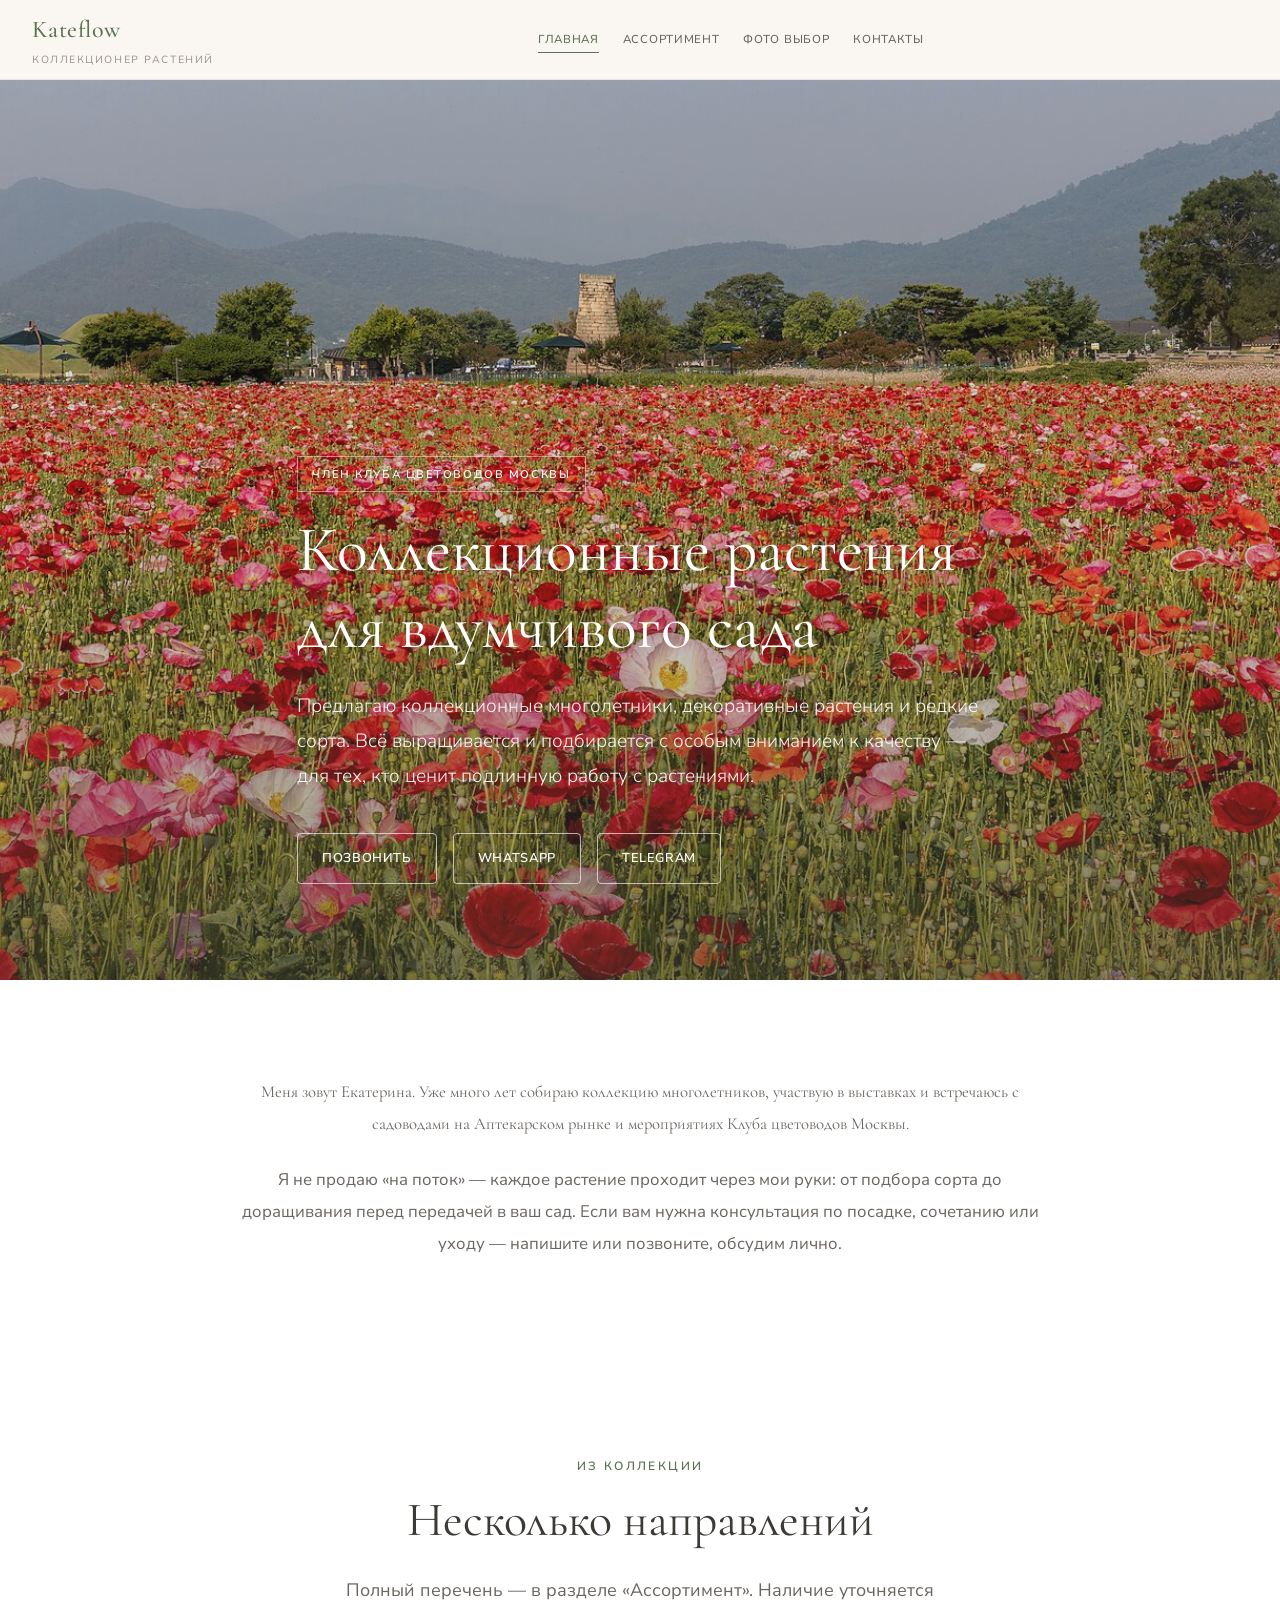
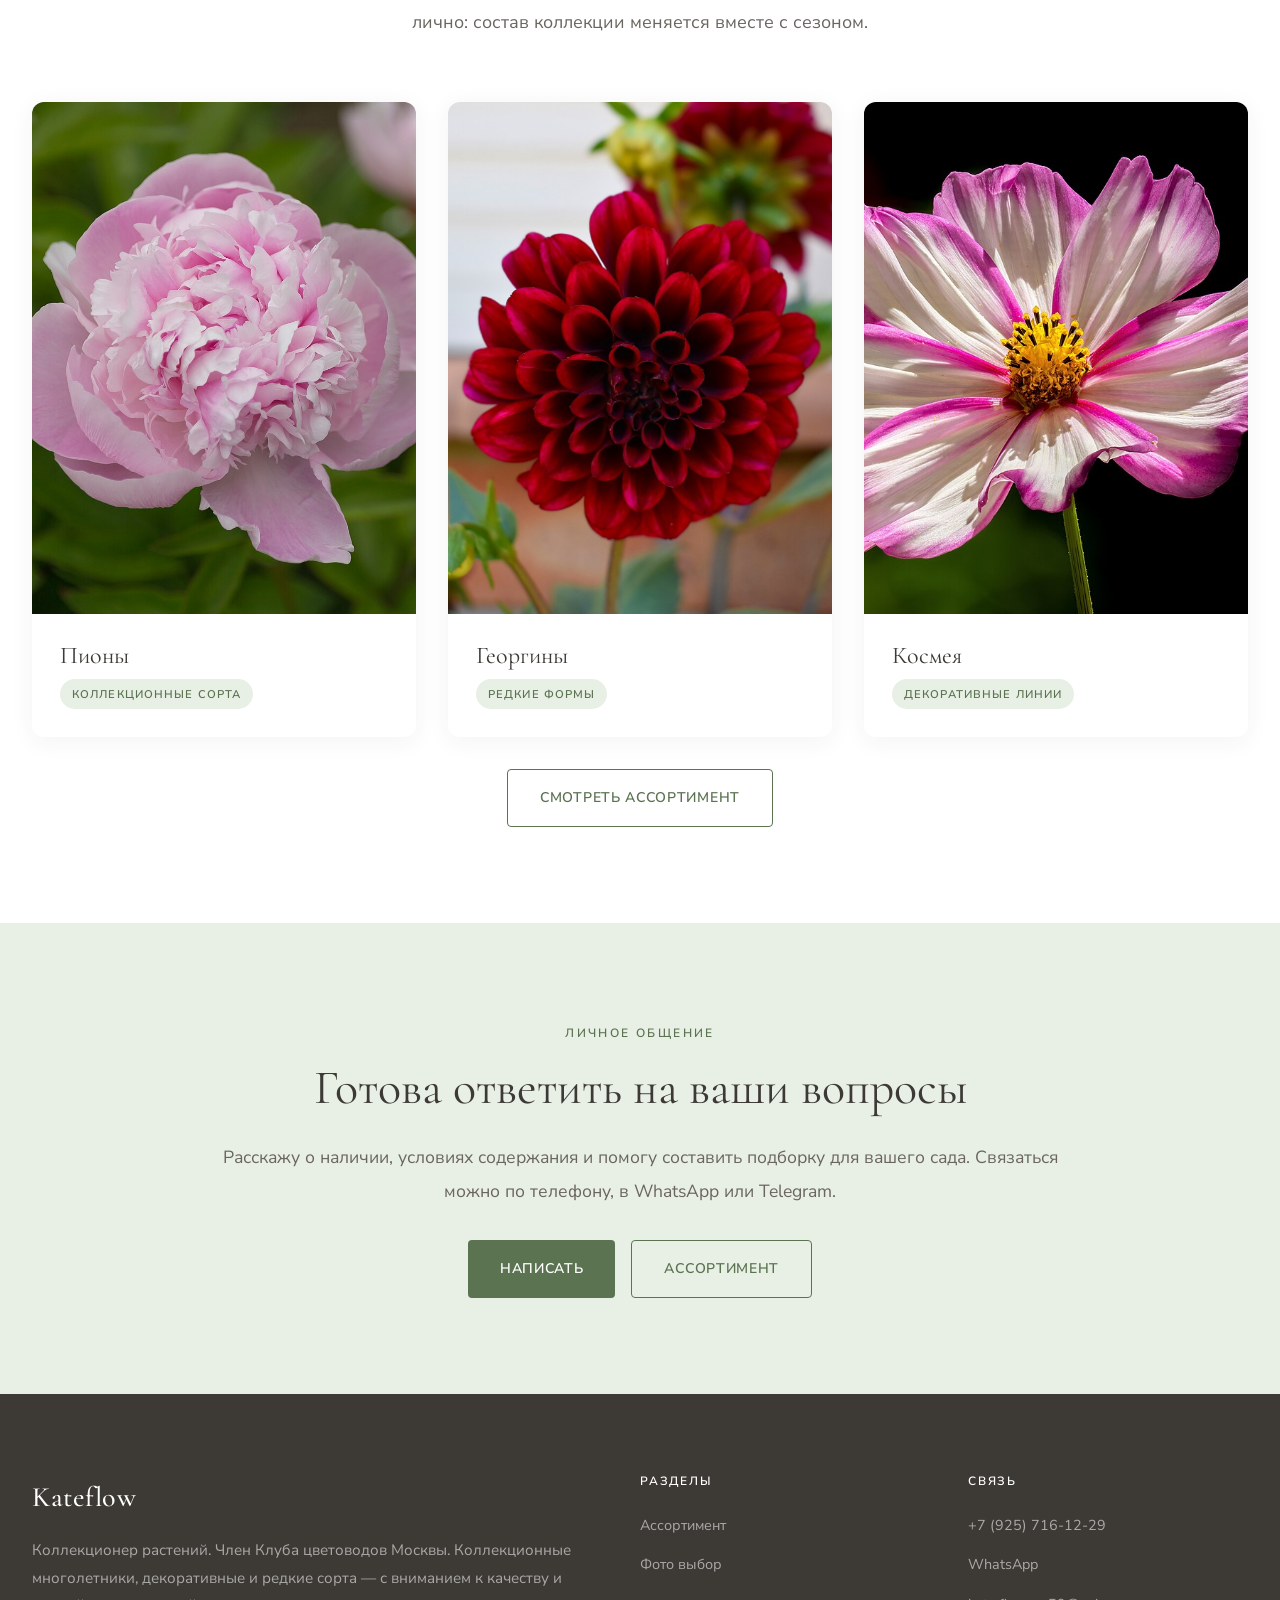
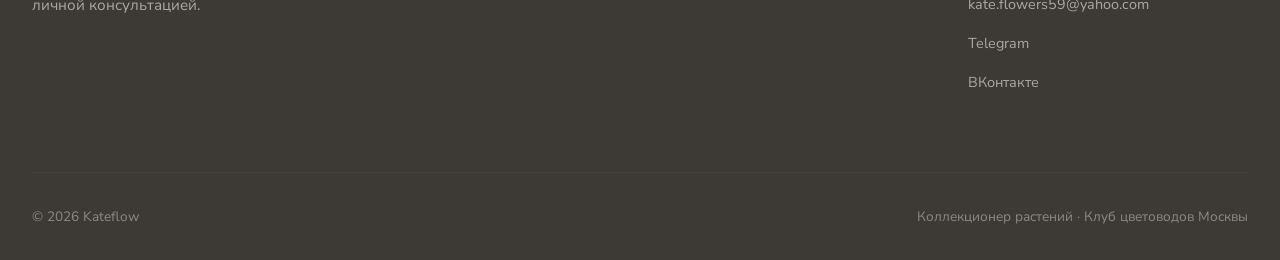
<file: index.html>
<!DOCTYPE html>
<html lang="ru">
<head>
  <meta charset="UTF-8">
  <meta name="viewport" content="width=device-width, initial-scale=1.0, viewport-fit=cover">
  <meta name="theme-color" content="#5c7352">
  <meta name="description" content="Коллекционер растений Kateflow — коллекционные многолетники, декоративные и редкие сорта для сада. Член Клуба цветоводов Москвы.">
  <title>Kateflow — Коллекционер растений</title>
  <link rel="preconnect" href="https://fonts.googleapis.com">
  <link rel="preconnect" href="https://fonts.gstatic.com" crossorigin>
  <link href="https://fonts.googleapis.com/css2?family=Cormorant+Garamond:ital,wght@0,400;0,500;0,600;1,400&family=Nunito+Sans:ital,wght@0,300;0,400;0,600;0,700;1,400&display=swap" rel="stylesheet">
  <link rel="stylesheet" href="css/styles.css">
</head>
<body>

  <header class="header">
    <div class="container header__inner">
      <a href="index.html" class="logo">
        <span class="logo__name">Kateflow</span>
        <span class="logo__tagline">Коллекционер растений</span>
      </a>
      <nav class="nav" aria-label="Навигация">
        <div class="nav__drawer">
          <div class="nav__links">
            <a href="index.html" class="nav__link nav__link--active">Главная</a>
            <a href="assortment.html" class="nav__link">Ассортимент</a>
            <a href="photo-vybor.html" class="nav__link">Фото выбор</a>
            <a href="contact.html" class="nav__link">Контакты</a>
          </div>
          <div class="nav__extras">
            <a href="https://wa.me/79257161229" class="nav__extra nav__extra--wa" target="_blank" rel="noopener">WhatsApp</a>
            <a href="https://t.me/kateflow" class="nav__extra nav__extra--tg" target="_blank" rel="noopener">Telegram</a>
          </div>
        </div>
      </nav>
      <div class="header__actions">
        <button class="burger" aria-label="Меню">
          <span></span><span></span><span></span>
        </button>
      </div>
    </div>
  </header>

  <section class="hero">
    <div class="hero__bg">
      <img src="images/hero.jpg" alt="Коллекция растений на выставке">
      <div class="hero__overlay"></div>
    </div>
    <div class="container hero__content">
      <span class="club-badge">Член Клуба цветоводов Москвы</span>
      <h1 class="hero__title">Коллекционные растения для вдумчивого сада</h1>
      <p class="hero__subtitle">Предлагаю коллекционные многолетники, декоративные растения и редкие сорта. Всё выращивается и подбирается с особым вниманием к качеству — для тех, кто ценит подлинную работу с растениями.</p>
      <div class="btn-group btn-group--hero">
        <a href="tel:+79257161229" class="btn btn--hero">Позвонить</a>
        <a href="https://wa.me/79257161229" class="btn btn--hero" target="_blank" rel="noopener">WhatsApp</a>
        <a href="https://t.me/kateflow" class="btn btn--hero" target="_blank" rel="noopener">Telegram</a>
      </div>
    </div>
  </section>

  <section class="section section--white">
    <div class="container container--narrow">
      <div class="intro-block fade-in">
        <p class="intro-block__lead">Меня зовут Екатерина. Уже много лет собираю коллекцию многолетников, участвую в выставках и встречаюсь с садоводами на Аптекарском рынке и мероприятиях Клуба цветоводов Москвы.</p>
        <p>Я не продаю «на поток» — каждое растение проходит через мои руки: от подбора сорта до доращивания перед передачей в ваш сад. Если вам нужна консультация по посадке, сочетанию или уходу — напишите или позвоните, обсудим лично.</p>
      </div>
    </div>
  </section>

  <section class="section section--white">
    <div class="container">
      <div class="section__header fade-in">
        <span class="section-label">Из коллекции</span>
        <h2 class="section-title">Несколько направлений</h2>
        <p class="section-subtitle">Полный перечень — в разделе «Ассортимент». Наличие уточняется лично: состав коллекции меняется вместе с сезоном.</p>
      </div>
      <div class="grid-3 scroll-row fade-in">
        <article class="card flower-card">
          <div class="card__image">
            <img src="images/piony.jpg" alt="Пионы">
          </div>
          <div class="card__body">
            <h3 class="card__title">Пионы</h3>
            <span class="card__season">Коллекционные сорта</span>
          </div>
        </article>
        <article class="card flower-card">
          <div class="card__image">
            <img src="images/georginy.jpg" alt="Георгины">
          </div>
          <div class="card__body">
            <h3 class="card__title">Георгины</h3>
            <span class="card__season">Редкие формы</span>
          </div>
        </article>
        <article class="card flower-card">
          <div class="card__image">
            <img src="images/kosmeya.jpg" alt="Космея">
          </div>
          <div class="card__body">
            <h3 class="card__title">Космея</h3>
            <span class="card__season">Декоративные линии</span>
          </div>
        </article>
      </div>
      <p class="scroll-hint">Листайте, чтобы увидеть больше</p>
      <div class="section-cta fade-in">
        <a href="assortment.html" class="btn btn--outline-green">Смотреть ассортимент</a>
      </div>
    </div>
  </section>

  <section class="section section--green">
    <div class="container container--narrow" style="text-align: center;">
      <div class="fade-in">
        <span class="section-label">Личное общение</span>
        <h2 class="section-title">Готова ответить на ваши вопросы</h2>
        <p class="section-text">Расскажу о наличии, условиях содержания и помогу составить подборку для вашего сада. Связаться можно по телефону, в WhatsApp или Telegram.</p>
        <div class="btn-group" style="justify-content: center;">
          <a href="contact.html" class="btn btn--primary">Написать</a>
          <a href="assortment.html" class="btn btn--outline-green">Ассортимент</a>
        </div>
      </div>
    </div>
  </section>

  <footer class="footer">
    <div class="container">
      <div class="footer__grid">
        <div class="footer__brand">
          <div class="logo__name">Kateflow</div>
          <p>Коллекционер растений. Член Клуба цветоводов Москвы. Коллекционные многолетники, декоративные и редкие сорта — с вниманием к качеству и личной консультацией.</p>
        </div>
        <div>
          <h4 class="footer__heading">Разделы</h4>
          <ul class="footer__links">
            <li><a href="assortment.html">Ассортимент</a></li>
            <li><a href="photo-vybor.html">Фото выбор</a></li>
          </ul>
        </div>
        <div>
          <h4 class="footer__heading">Связь</h4>
          <ul class="footer__links">
            <li><a href="tel:+79257161229">+7 (925) 716-12-29</a></li>
            <li><a href="https://wa.me/79257161229" target="_blank" rel="noopener">WhatsApp</a></li>
            <li><a href="mailto:kate.flowers59@yahoo.com">kate.flowers59@yahoo.com</a></li>
            <li><a href="https://t.me/kateflow" target="_blank" rel="noopener">Telegram</a></li>
            <li><a href="https://vk.com/kateflow" target="_blank" rel="noopener">ВКонтакте</a></li>
          </ul>
        </div>
      </div>
      <div class="footer__bottom">
        <span>&copy; 2026 Kateflow</span>
        <span>Коллекционер растений · Клуб цветоводов Москвы</span>
      </div>
    </div>
  </footer>

  <script src="js/main.js"></script>
</body>
</html>
</file>
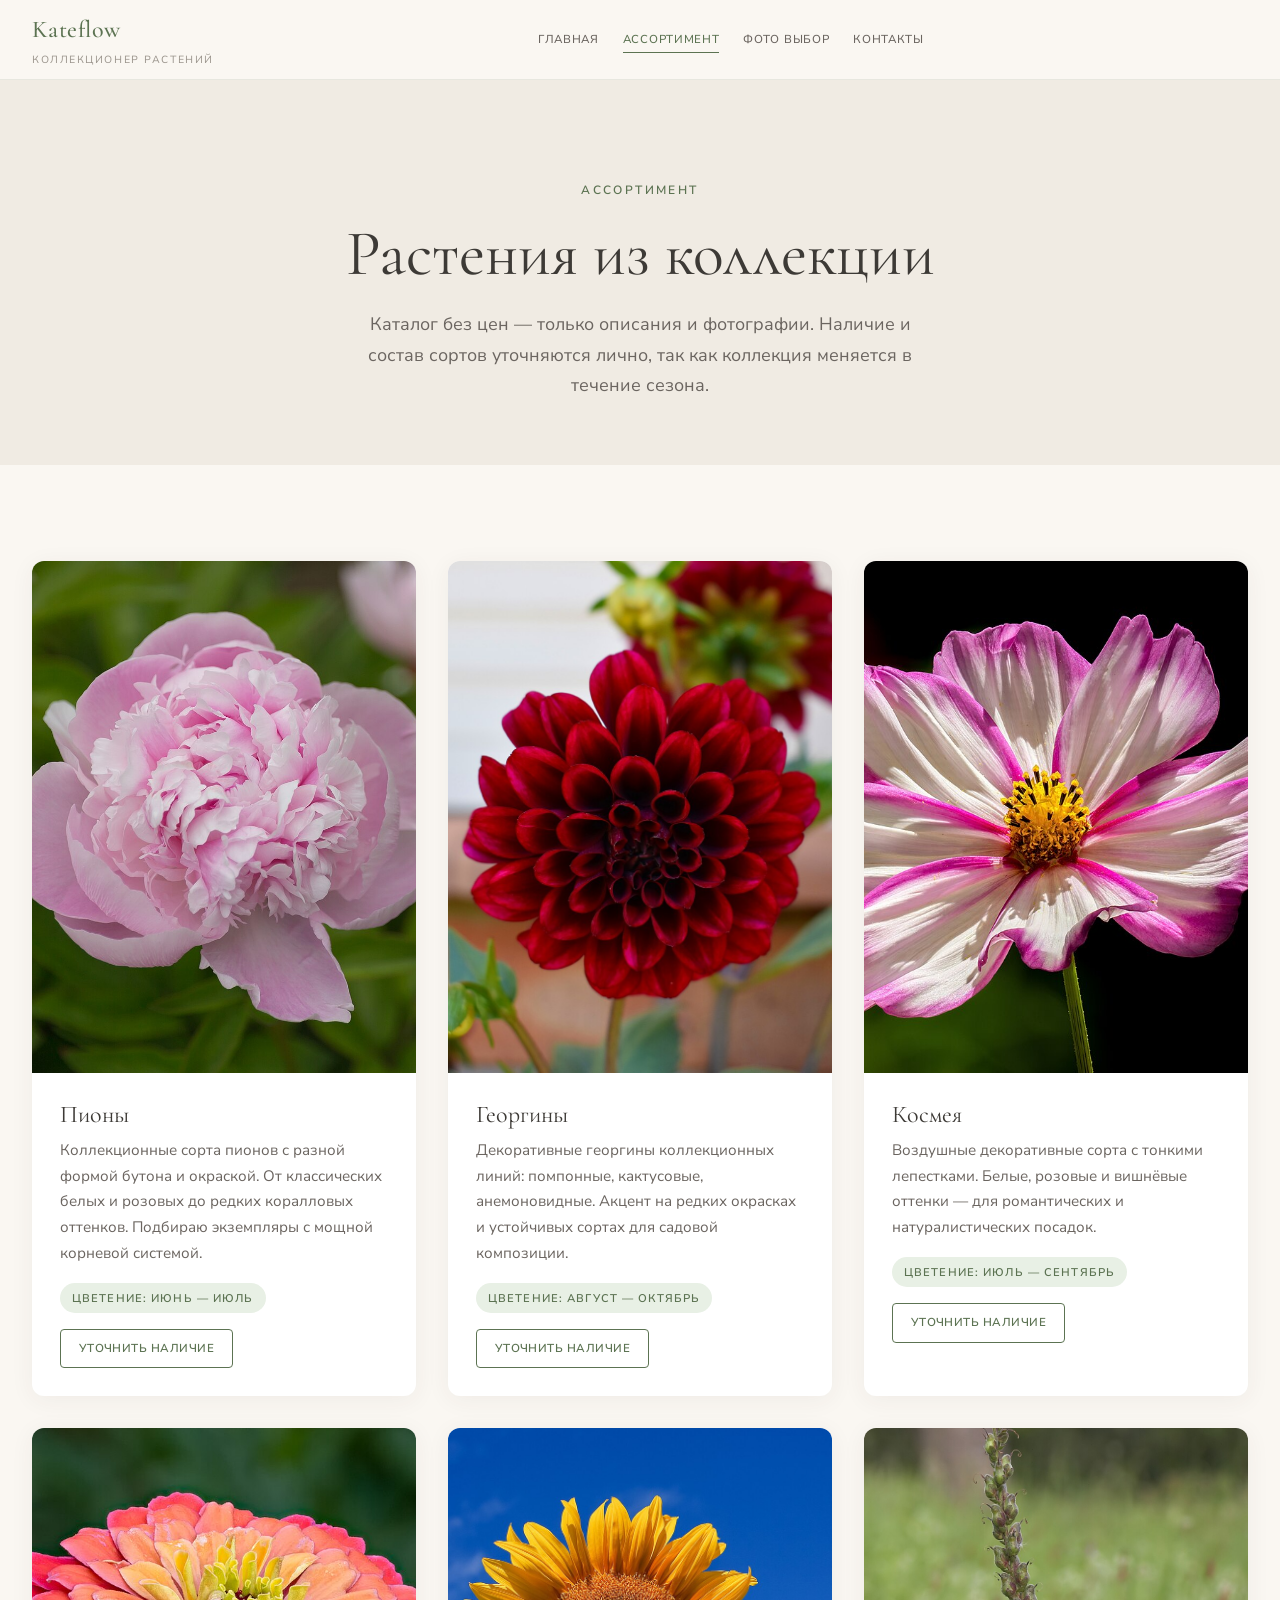
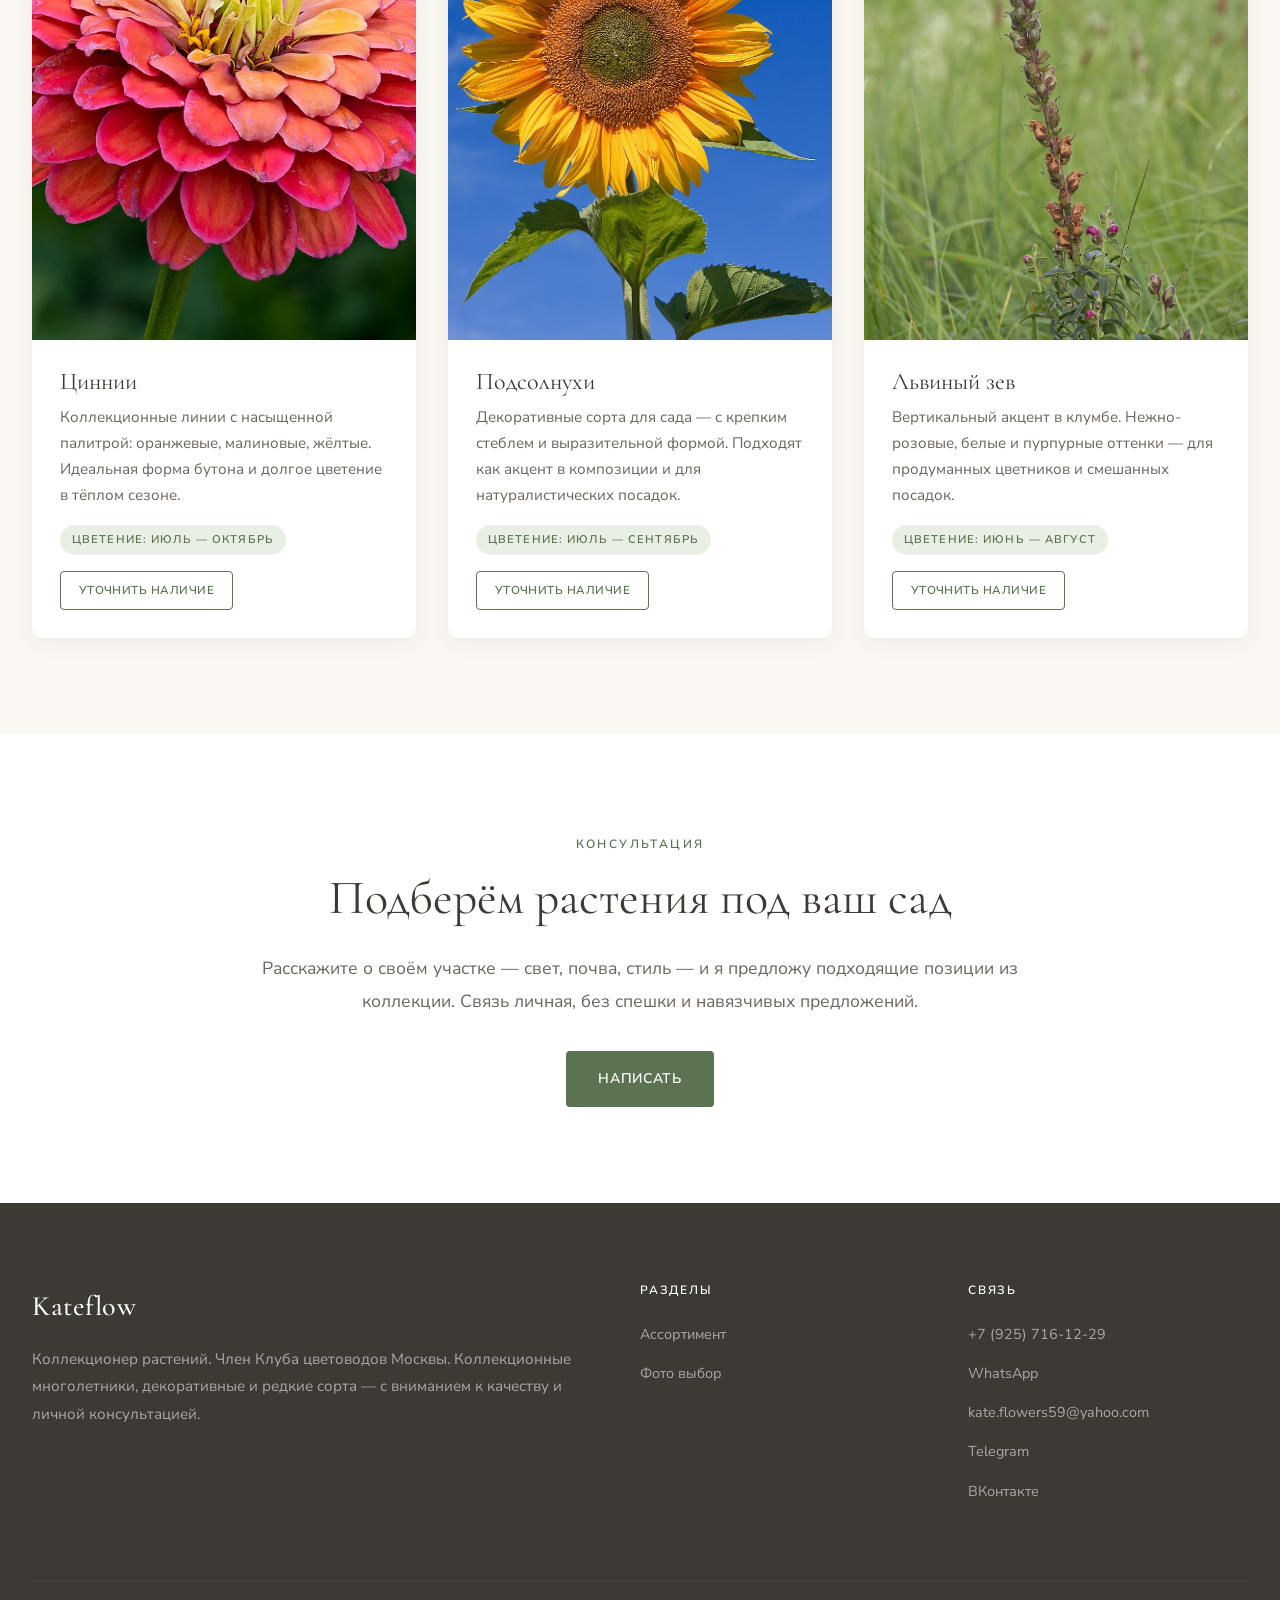
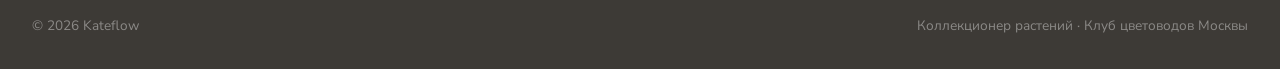
<file: assortment.html>
<!DOCTYPE html>
<html lang="ru">
<head>
  <meta charset="UTF-8">
  <meta name="viewport" content="width=device-width, initial-scale=1.0, viewport-fit=cover">
  <meta name="theme-color" content="#5c7352">
  <meta name="description" content="Ассортимент коллекции Kateflow — коллекционные многолетники и декоративные растения. Наличие уточняется лично.">
  <title>Ассортимент — Kateflow</title>
  <link rel="preconnect" href="https://fonts.googleapis.com">
  <link rel="preconnect" href="https://fonts.gstatic.com" crossorigin>
  <link href="https://fonts.googleapis.com/css2?family=Cormorant+Garamond:ital,wght@0,400;0,500;0,600;1,400&family=Nunito+Sans:ital,wght@0,300;0,400;0,600;0,700;1,400&display=swap" rel="stylesheet">
  <link rel="stylesheet" href="css/styles.css">
</head>
<body>

  <header class="header">
    <div class="container header__inner">
      <a href="index.html" class="logo">
        <span class="logo__name">Kateflow</span>
        <span class="logo__tagline">Коллекционер растений</span>
      </a>
      <nav class="nav" aria-label="Навигация">
        <div class="nav__drawer">
          <div class="nav__links">
            <a href="index.html" class="nav__link">Главная</a>
            <a href="assortment.html" class="nav__link nav__link--active">Ассортимент</a>
            <a href="photo-vybor.html" class="nav__link">Фото выбор</a>
            <a href="contact.html" class="nav__link">Контакты</a>
          </div>
          <div class="nav__extras">
            <a href="https://wa.me/79257161229" class="nav__extra nav__extra--wa" target="_blank" rel="noopener">WhatsApp</a>
            <a href="https://t.me/kateflow" class="nav__extra nav__extra--tg" target="_blank" rel="noopener">Telegram</a>
          </div>
        </div>
      </nav>
      <div class="header__actions">
        <button class="burger" aria-label="Меню">
          <span></span><span></span><span></span>
        </button>
      </div>
    </div>
  </header>

  <section class="page-hero">
    <div class="container">
      <span class="section-label">Ассортимент</span>
      <h1 class="page-hero__title">Растения из коллекции</h1>
      <p class="page-hero__subtitle">Каталог без цен — только описания и фотографии. Наличие и состав сортов уточняются лично, так как коллекция меняется в течение сезона.</p>
    </div>
  </section>

  <section class="section section--cream">
    <div class="container">
      <div class="grid-3">
        <article class="card flower-card fade-in">
          <div class="card__image">
            <img src="images/piony.jpg" alt="Пионы">
          </div>
          <div class="card__body">
            <h3 class="card__title">Пионы</h3>
            <p class="card__text">Коллекционные сорта пионов с разной формой бутона и окраской. От классических белых и розовых до редких коралловых оттенков. Подбираю экземпляры с мощной корневой системой.</p>
            <span class="card__season">Цветение: июнь — июль</span>
            <a href="contact.html#contact-form" class="btn btn--outline-green btn--inquire">Уточнить наличие</a>
          </div>
        </article>

        <article class="card flower-card fade-in">
          <div class="card__image">
            <img src="images/georginy.jpg" alt="Георгины">
          </div>
          <div class="card__body">
            <h3 class="card__title">Георгины</h3>
            <p class="card__text">Декоративные георгины коллекционных линий: помпонные, кактусовые, анемоновидные. Акцент на редких окрасках и устойчивых сортах для садовой композиции.</p>
            <span class="card__season">Цветение: август — октябрь</span>
            <a href="contact.html#contact-form" class="btn btn--outline-green btn--inquire">Уточнить наличие</a>
          </div>
        </article>

        <article class="card flower-card fade-in">
          <div class="card__image">
            <img src="images/kosmeya.jpg" alt="Космея">
          </div>
          <div class="card__body">
            <h3 class="card__title">Космея</h3>
            <p class="card__text">Воздушные декоративные сорта с тонкими лепестками. Белые, розовые и вишнёвые оттенки — для романтических и натуралистических посадок.</p>
            <span class="card__season">Цветение: июль — сентябрь</span>
            <a href="contact.html#contact-form" class="btn btn--outline-green btn--inquire">Уточнить наличие</a>
          </div>
        </article>

        <article class="card flower-card fade-in">
          <div class="card__image">
            <img src="images/tsinnii.jpg" alt="Циннии">
          </div>
          <div class="card__body">
            <h3 class="card__title">Циннии</h3>
            <p class="card__text">Коллекционные линии с насыщенной палитрой: оранжевые, малиновые, жёлтые. Идеальная форма бутона и долгое цветение в тёплом сезоне.</p>
            <span class="card__season">Цветение: июль — октябрь</span>
            <a href="contact.html#contact-form" class="btn btn--outline-green btn--inquire">Уточнить наличие</a>
          </div>
        </article>

        <article class="card flower-card fade-in">
          <div class="card__image">
            <img src="images/podsolnukhi.jpg" alt="Подсолнухи">
          </div>
          <div class="card__body">
            <h3 class="card__title">Подсолнухи</h3>
            <p class="card__text">Декоративные сорта для сада — с крепким стеблем и выразительной формой. Подходят как акцент в композиции и для натуралистических посадок.</p>
            <span class="card__season">Цветение: июль — сентябрь</span>
            <a href="contact.html#contact-form" class="btn btn--outline-green btn--inquire">Уточнить наличие</a>
          </div>
        </article>

        <article class="card flower-card fade-in">
          <div class="card__image">
            <img src="images/lvinyy-zev.jpg" alt="Львиный зев">
          </div>
          <div class="card__body">
            <h3 class="card__title">Львиный зев</h3>
            <p class="card__text">Вертикальный акцент в клумбе. Нежно-розовые, белые и пурпурные оттенки — для продуманных цветников и смешанных посадок.</p>
            <span class="card__season">Цветение: июнь — август</span>
            <a href="contact.html#contact-form" class="btn btn--outline-green btn--inquire">Уточнить наличие</a>
          </div>
        </article>
      </div>
    </div>
  </section>

  <section class="section section--white">
    <div class="container container--narrow" style="text-align: center;">
      <div class="fade-in">
        <span class="section-label">Консультация</span>
        <h2 class="section-title">Подберём растения под ваш сад</h2>
        <p class="section-text">Расскажите о своём участке — свет, почва, стиль — и я предложу подходящие позиции из коллекции. Связь личная, без спешки и навязчивых предложений.</p>
        <a href="contact.html" class="btn btn--primary">Написать</a>
      </div>
    </div>
  </section>

  <footer class="footer">
    <div class="container">
      <div class="footer__grid">
        <div class="footer__brand">
          <div class="logo__name">Kateflow</div>
          <p>Коллекционер растений. Член Клуба цветоводов Москвы. Коллекционные многолетники, декоративные и редкие сорта — с вниманием к качеству и личной консультацией.</p>
        </div>
        <div>
          <h4 class="footer__heading">Разделы</h4>
          <ul class="footer__links">
            <li><a href="assortment.html">Ассортимент</a></li>
            <li><a href="photo-vybor.html">Фото выбор</a></li>
          </ul>
        </div>
        <div>
          <h4 class="footer__heading">Связь</h4>
          <ul class="footer__links">
            <li><a href="tel:+79257161229">+7 (925) 716-12-29</a></li>
            <li><a href="https://wa.me/79257161229" target="_blank" rel="noopener">WhatsApp</a></li>
            <li><a href="mailto:kate.flowers59@yahoo.com">kate.flowers59@yahoo.com</a></li>
            <li><a href="https://t.me/kateflow" target="_blank" rel="noopener">Telegram</a></li>
            <li><a href="https://vk.com/kateflow" target="_blank" rel="noopener">ВКонтакте</a></li>
          </ul>
        </div>
      </div>
      <div class="footer__bottom">
        <span>&copy; 2026 Kateflow</span>
        <span>Коллекционер растений · Клуб цветоводов Москвы</span>
      </div>
    </div>
  </footer>

  <script src="js/main.js"></script>
</body>
</html>
</file>
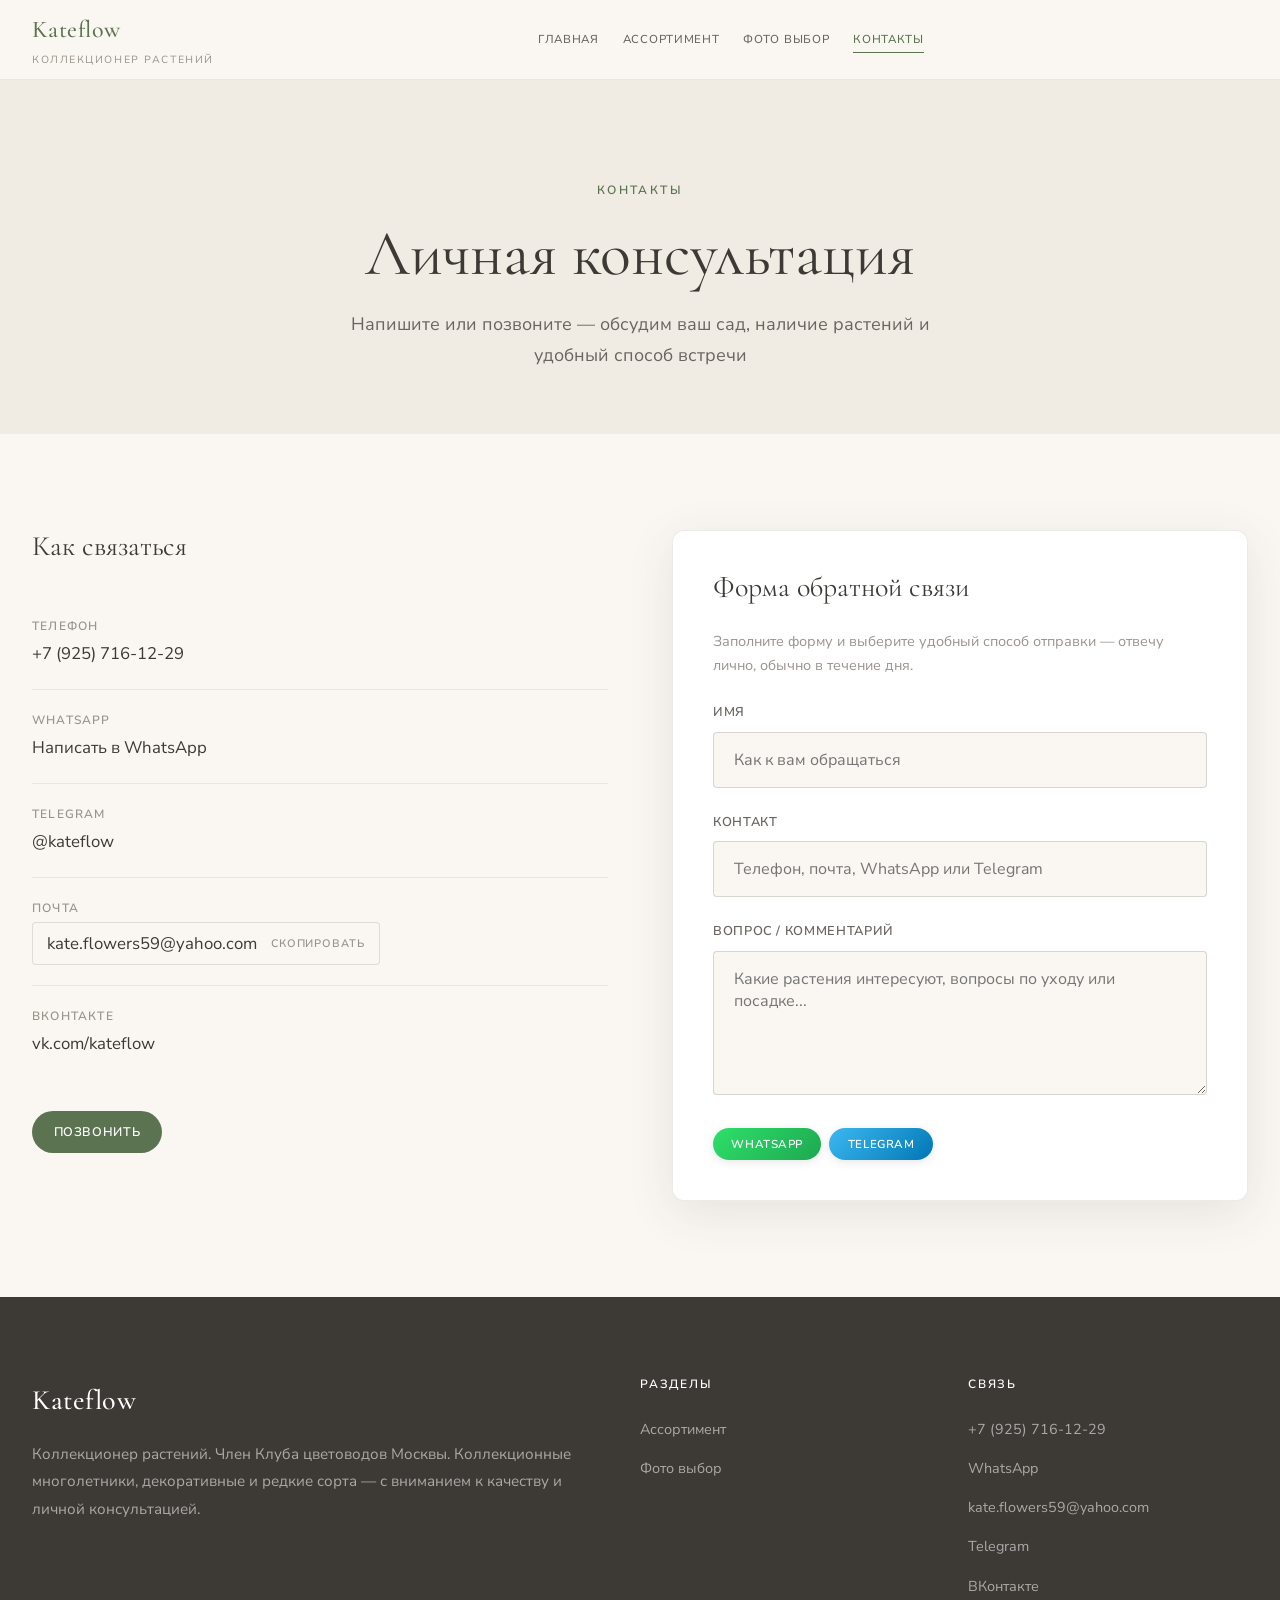
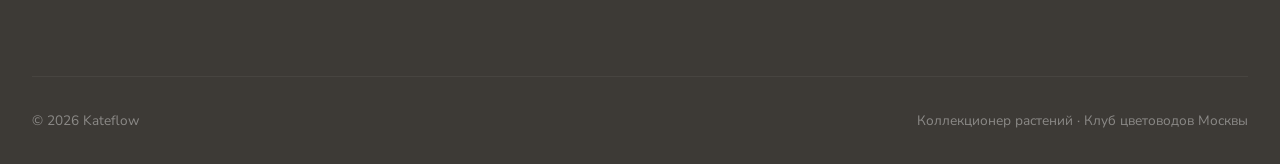
<file: contact.html>
<!DOCTYPE html>
<html lang="ru">
<head>
  <meta charset="UTF-8">
  <meta name="viewport" content="width=device-width, initial-scale=1.0, viewport-fit=cover">
  <meta name="theme-color" content="#5c7352">
  <meta name="description" content="Контакты коллекционера растений Kateflow — телефон, почта, WhatsApp, Telegram, форма обратной связи.">
  <title>Контакты — Kateflow</title>
  <link rel="preconnect" href="https://fonts.googleapis.com">
  <link rel="preconnect" href="https://fonts.gstatic.com" crossorigin>
  <link href="https://fonts.googleapis.com/css2?family=Cormorant+Garamond:ital,wght@0,400;0,500;0,600;1,400&family=Nunito+Sans:ital,wght@0,300;0,400;0,600;0,700;1,400&display=swap" rel="stylesheet">
  <link rel="stylesheet" href="css/styles.css">
</head>
<body>

  <header class="header">
    <div class="container header__inner">
      <a href="index.html" class="logo">
        <span class="logo__name">Kateflow</span>
        <span class="logo__tagline">Коллекционер растений</span>
      </a>
      <nav class="nav" aria-label="Навигация">
        <div class="nav__drawer">
          <div class="nav__links">
            <a href="index.html" class="nav__link">Главная</a>
            <a href="assortment.html" class="nav__link">Ассортимент</a>
            <a href="photo-vybor.html" class="nav__link">Фото выбор</a>
            <a href="contact.html" class="nav__link nav__link--active">Контакты</a>
          </div>
          <div class="nav__extras">
            <a href="https://wa.me/79257161229" class="nav__extra nav__extra--wa" target="_blank" rel="noopener">WhatsApp</a>
            <a href="https://t.me/kateflow" class="nav__extra nav__extra--tg" target="_blank" rel="noopener">Telegram</a>
          </div>
        </div>
      </nav>
      <div class="header__actions">
        <button class="burger" aria-label="Меню">
          <span></span><span></span><span></span>
        </button>
      </div>
    </div>
  </header>

  <section class="page-hero">
    <div class="container">
      <span class="section-label">Контакты</span>
      <h1 class="page-hero__title">Личная консультация</h1>
      <p class="page-hero__subtitle">Напишите или позвоните — обсудим ваш сад, наличие растений и удобный способ встречи</p>
    </div>
  </section>

  <section class="section section--cream">
    <div class="container">
      <div class="contact-layout fade-in">
        <div class="contact-layout__info">
          <h2 class="section-title" style="font-size: 1.75rem; margin-bottom: 2rem;">Как связаться</h2>
          <div class="contact-info">
            <div class="contact-item">
              <div class="contact-item__label">Телефон</div>
              <div class="contact-item__value"><a href="tel:+79257161229">+7 (925) 716-12-29</a></div>
            </div>
            <div class="contact-item">
              <div class="contact-item__label">WhatsApp</div>
              <div class="contact-item__value"><a href="https://wa.me/79257161229" target="_blank" rel="noopener">Написать в WhatsApp</a></div>
            </div>
            <div class="contact-item">
              <div class="contact-item__label">Telegram</div>
              <div class="contact-item__value"><a href="https://t.me/kateflow" target="_blank" rel="noopener">@kateflow</a></div>
            </div>
            <div class="contact-item">
              <div class="contact-item__label">Почта</div>
              <div class="contact-item__value">
                <button type="button" class="contact-copy" data-copy="kate.flowers59@yahoo.com" title="Нажмите, чтобы скопировать">
                  <span class="contact-copy__email">kate.flowers59@yahoo.com</span>
                  <span class="contact-copy__hint">Скопировать</span>
                </button>
              </div>
            </div>
            <div class="contact-item">
              <div class="contact-item__label">ВКонтакте</div>
              <div class="contact-item__value"><a href="https://vk.com/kateflow" target="_blank" rel="noopener">vk.com/kateflow</a></div>
            </div>
          </div>
          <div class="btn-group" style="margin-top: 2rem;">
            <a href="tel:+79257161229" class="btn btn--primary btn--compact">Позвонить</a>
          </div>
        </div>

        <div class="contact-layout__form" id="contact-form">
          <h2 class="section-title" style="font-size: 1.75rem; margin-bottom: 1.5rem;">Форма обратной связи</h2>
          <p class="form-note">Заполните форму и выберите удобный способ отправки — отвечу лично, обычно в течение дня.</p>
          <form class="contact-form" data-contact-form>
            <div class="form-group">
              <label for="contact-name">Имя</label>
              <input type="text" id="contact-name" name="name" placeholder="Как к вам обращаться" required>
            </div>
            <div class="form-group">
              <label for="contact-info">Контакт</label>
              <input type="text" id="contact-info" name="contact" placeholder="Телефон, почта, WhatsApp или Telegram" required>
            </div>
            <div class="form-group">
              <label for="contact-message">Вопрос / комментарий</label>
              <textarea id="contact-message" name="message" placeholder="Какие растения интересуют, вопросы по уходу или посадке..." rows="5" required></textarea>
            </div>
            <div class="contact-form__actions">
              <button type="button" class="btn btn--whatsapp btn--messenger contact-form__send" data-messenger="whatsapp">WhatsApp</button>
              <button type="button" class="btn btn--telegram btn--messenger contact-form__send" data-messenger="telegram">Telegram</button>
            </div>
          </form>
        </div>
      </div>
    </div>
  </section>

  <footer class="footer">
    <div class="container">
      <div class="footer__grid">
        <div class="footer__brand">
          <div class="logo__name">Kateflow</div>
          <p>Коллекционер растений. Член Клуба цветоводов Москвы. Коллекционные многолетники, декоративные и редкие сорта — с вниманием к качеству и личной консультацией.</p>
        </div>
        <div>
          <h4 class="footer__heading">Разделы</h4>
          <ul class="footer__links">
            <li><a href="assortment.html">Ассортимент</a></li>
            <li><a href="photo-vybor.html">Фото выбор</a></li>
          </ul>
        </div>
        <div>
          <h4 class="footer__heading">Связь</h4>
          <ul class="footer__links">
            <li><a href="tel:+79257161229">+7 (925) 716-12-29</a></li>
            <li><a href="https://wa.me/79257161229" target="_blank" rel="noopener">WhatsApp</a></li>
            <li><a href="mailto:kate.flowers59@yahoo.com">kate.flowers59@yahoo.com</a></li>
            <li><a href="https://t.me/kateflow" target="_blank" rel="noopener">Telegram</a></li>
            <li><a href="https://vk.com/kateflow" target="_blank" rel="noopener">ВКонтакте</a></li>
          </ul>
        </div>
      </div>
      <div class="footer__bottom">
        <span>&copy; 2026 Kateflow</span>
        <span>Коллекционер растений · Клуб цветоводов Москвы</span>
      </div>
    </div>
  </footer>

  <script src="js/contact.js"></script>
  <script src="js/main.js"></script>
</body>
</html>
</file>
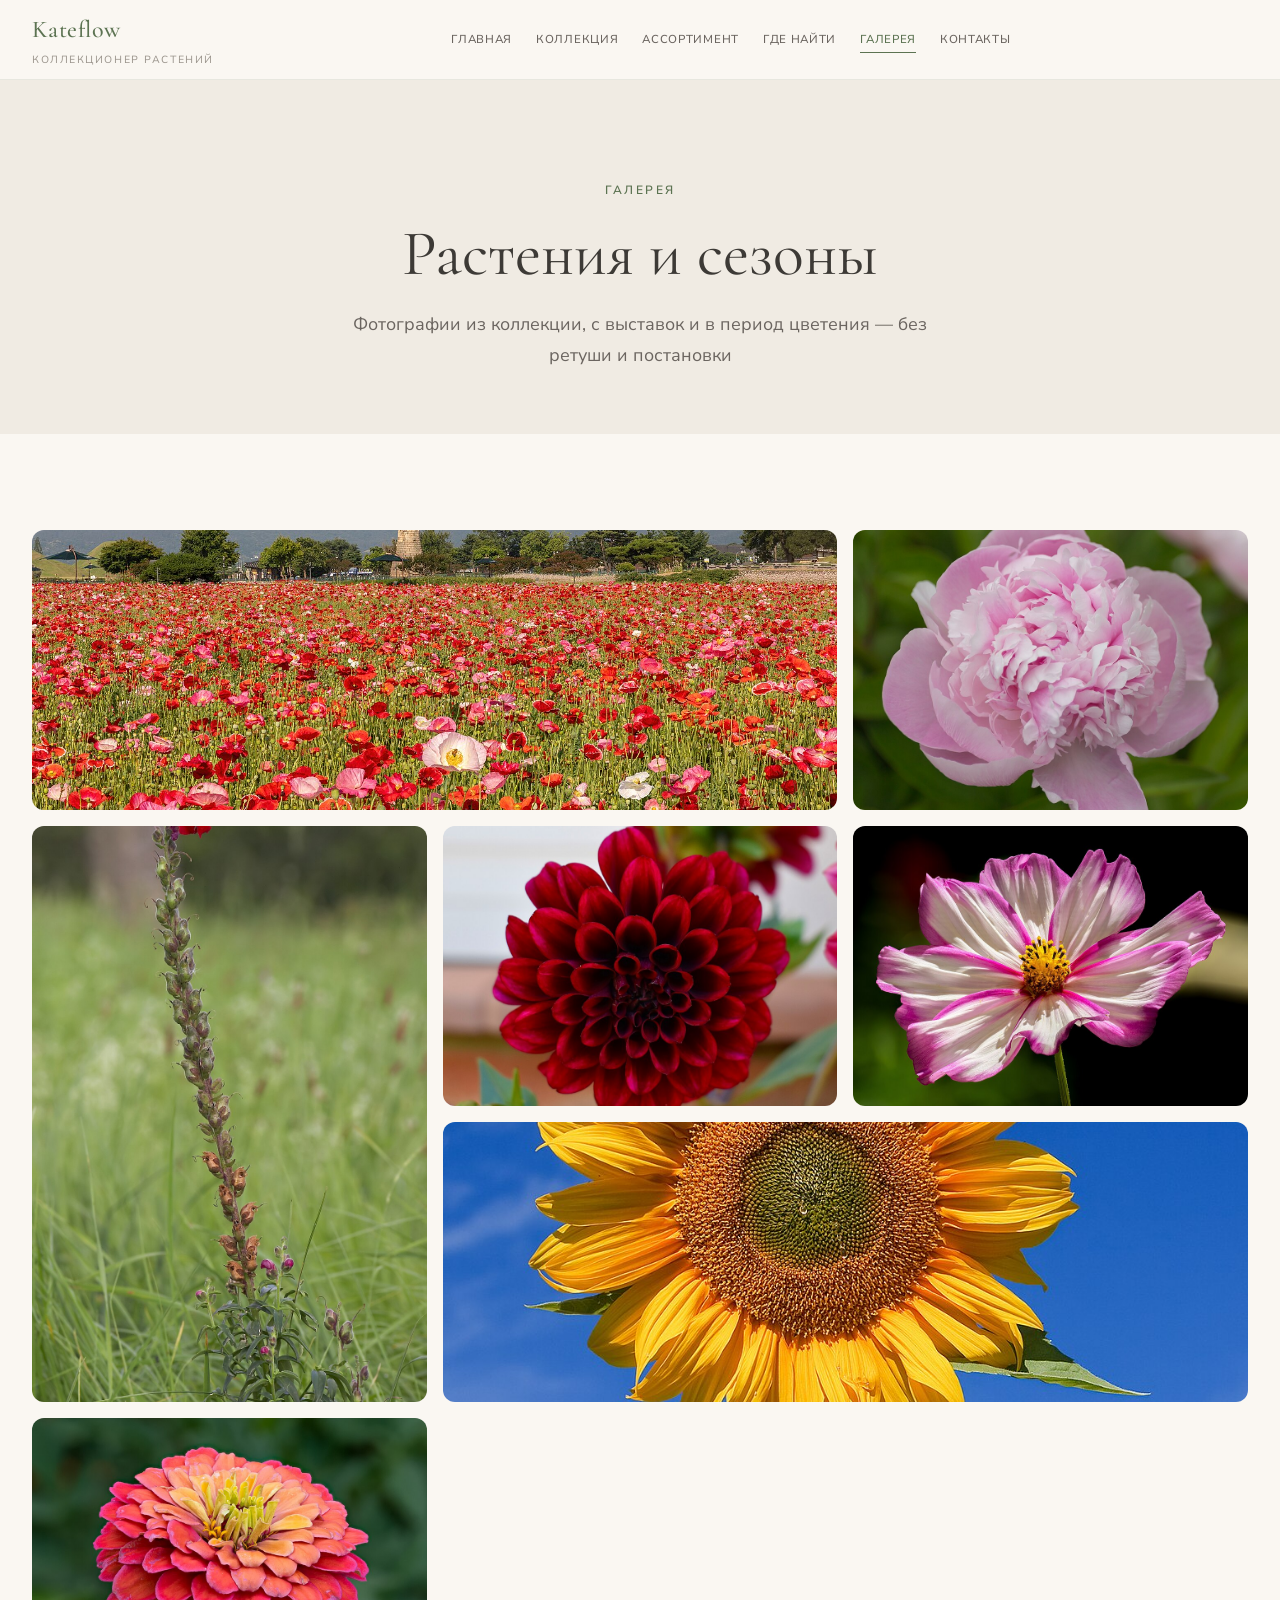
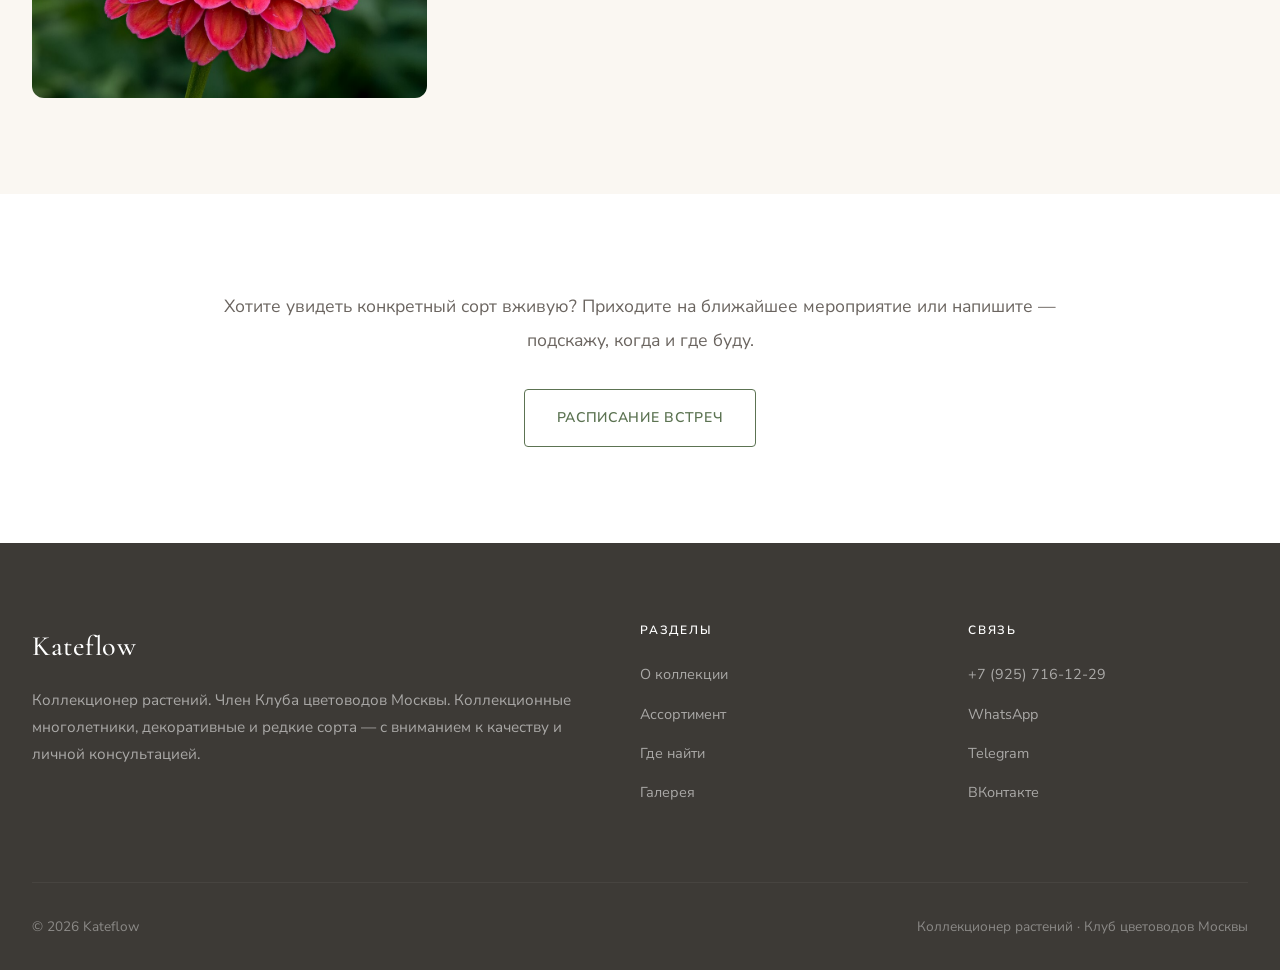
<file: gallery.html>
<!DOCTYPE html>
<html lang="ru">
<head>
  <meta charset="UTF-8">
  <meta name="viewport" content="width=device-width, initial-scale=1.0, viewport-fit=cover">
  <meta name="theme-color" content="#5c7352">
  <meta name="description" content="Галерея коллекции Kateflow — фотографии растений, выставок и сезонного цветения.">
  <title>Галерея — Kateflow</title>
  <link rel="preconnect" href="https://fonts.googleapis.com">
  <link rel="preconnect" href="https://fonts.gstatic.com" crossorigin>
  <link href="https://fonts.googleapis.com/css2?family=Cormorant+Garamond:ital,wght@0,400;0,500;0,600;1,400&family=Nunito+Sans:ital,wght@0,300;0,400;0,600;0,700;1,400&display=swap" rel="stylesheet">
  <link rel="stylesheet" href="css/styles.css">
</head>
<body>

  <header class="header">
    <div class="container header__inner">
      <a href="index.html" class="logo">
        <span class="logo__name">Kateflow</span>
        <span class="logo__tagline">Коллекционер растений</span>
      </a>
      <nav class="nav" aria-label="Навигация">
        <div class="nav__drawer">
          <div class="nav__links">
            <a href="index.html" class="nav__link">Главная</a>
            <a href="collection.html" class="nav__link">Коллекция</a>
            <a href="assortment.html" class="nav__link">Ассортимент</a>
            <a href="events.html" class="nav__link">Где найти</a>
            <a href="gallery.html" class="nav__link nav__link--active">Галерея</a>
            <a href="contact.html" class="nav__link">Контакты</a>
          </div>
          <div class="nav__extras">
            <a href="https://wa.me/79257161229" class="nav__extra nav__extra--wa" target="_blank" rel="noopener">WhatsApp</a>
            <a href="https://t.me/kateflow" class="nav__extra nav__extra--tg" target="_blank" rel="noopener">Telegram</a>
          </div>
        </div>
      </nav>
      <div class="header__actions">
        <button class="burger" aria-label="Меню">
          <span></span><span></span><span></span>
        </button>
      </div>
    </div>
  </header>

  <section class="page-hero">
    <div class="container">
      <span class="section-label">Галерея</span>
      <h1 class="page-hero__title">Растения и сезоны</h1>
      <p class="page-hero__subtitle">Фотографии из коллекции, с выставок и в период цветения — без ретуши и постановки</p>
    </div>
  </section>

  <section class="section section--cream">
    <div class="container">
      <div class="gallery gallery--masonry fade-in">
        <figure class="gallery__item gallery__item--wide">
          <img src="images/hero.jpg" alt="Цветущее поле">
          <figcaption class="gallery__caption">Сезонное цветение</figcaption>
        </figure>
        <figure class="gallery__item">
          <img src="images/piony.jpg" alt="Пионы">
          <figcaption class="gallery__caption">Пионы</figcaption>
        </figure>
        <figure class="gallery__item gallery__item--tall">
          <img src="images/lvinyy-zev.jpg" alt="Львиный зев">
          <figcaption class="gallery__caption">Львиный зев</figcaption>
        </figure>
        <figure class="gallery__item">
          <img src="images/georginy.jpg" alt="Георгины">
          <figcaption class="gallery__caption">Георгины</figcaption>
        </figure>
        <figure class="gallery__item">
          <img src="images/kosmeya.jpg" alt="Космея">
          <figcaption class="gallery__caption">Космея</figcaption>
        </figure>
        <figure class="gallery__item gallery__item--wide">
          <img src="images/podsolnukhi.jpg" alt="Подсолнухи">
          <figcaption class="gallery__caption">Подсолнухи</figcaption>
        </figure>
        <figure class="gallery__item">
          <img src="images/tsinnii.jpg" alt="Циннии">
          <figcaption class="gallery__caption">Циннии</figcaption>
        </figure>
      </div>
    </div>
  </section>

  <section class="section section--white">
    <div class="container container--narrow" style="text-align: center;">
      <div class="fade-in">
        <p class="section-text">Хотите увидеть конкретный сорт вживую? Приходите на ближайшее мероприятие или напишите — подскажу, когда и где буду.</p>
        <a href="events.html" class="btn btn--outline-green">Расписание встреч</a>
      </div>
    </div>
  </section>

  <footer class="footer">
    <div class="container">
      <div class="footer__grid">
        <div class="footer__brand">
          <div class="logo__name">Kateflow</div>
          <p>Коллекционер растений. Член Клуба цветоводов Москвы. Коллекционные многолетники, декоративные и редкие сорта — с вниманием к качеству и личной консультацией.</p>
        </div>
        <div>
          <h4 class="footer__heading">Разделы</h4>
          <ul class="footer__links">
            <li><a href="collection.html">О коллекции</a></li>
            <li><a href="assortment.html">Ассортимент</a></li>
            <li><a href="events.html">Где найти</a></li>
            <li><a href="gallery.html">Галерея</a></li>
          </ul>
        </div>
        <div>
          <h4 class="footer__heading">Связь</h4>
          <ul class="footer__links">
            <li><a href="tel:+79257161229">+7 (925) 716-12-29</a></li>
            <li><a href="https://wa.me/79257161229" target="_blank" rel="noopener">WhatsApp</a></li>
            <li><a href="https://t.me/kateflow" target="_blank" rel="noopener">Telegram</a></li>
            <li><a href="https://vk.com/kateflow" target="_blank" rel="noopener">ВКонтакте</a></li>
          </ul>
        </div>
      </div>
      <div class="footer__bottom">
        <span>&copy; 2026 Kateflow</span>
        <span>Коллекционер растений · Клуб цветоводов Москвы</span>
      </div>
    </div>
  </footer>

  <script src="js/main.js"></script>
</body>
</html>
</file>
<file: css/styles.css>
/* ============================================
   Kateflow — Plant Collector Portfolio
   ============================================ */

:root {
  --white: #ffffff;
  --cream: #faf7f2;
  --cream-dark: #f0ebe3;
  --green-light: #e8f0e5;
  --green: #8aab7a;
  --green-dark: #5c7352;
  --pink: #f5e1e4;
  --pink-deep: #d4a5a5;
  --text: #3d3a36;
  --text-light: #6b6560;
  --text-muted: #9a948c;
  --border: rgba(92, 115, 82, 0.12);
  --shadow: 0 4px 24px rgba(61, 58, 54, 0.06);
  --shadow-lg: 0 12px 48px rgba(61, 58, 54, 0.1);
  --radius: 4px;
  --radius-lg: 12px;
  --transition: 0.35s cubic-bezier(0.4, 0, 0.2, 1);
  --font-display: 'Cormorant Garamond', Georgia, serif;
  --font-body: 'Nunito Sans', -apple-system, sans-serif;
  --header-height: 80px;
}

*, *::before, *::after {
  box-sizing: border-box;
  margin: 0;
  padding: 0;
}

html {
  scroll-behavior: smooth;
  font-size: 16px;
}

body {
  font-family: var(--font-body);
  color: var(--text);
  background: var(--cream);
  line-height: 1.7;
  -webkit-font-smoothing: antialiased;
  overflow-x: hidden;
}

img {
  max-width: 100%;
  height: auto;
  display: block;
}

a {
  color: inherit;
  text-decoration: none;
  transition: color var(--transition);
}

ul { list-style: none; }

.container {
  width: 100%;
  max-width: 1280px;
  margin: 0 auto;
  padding: 0 2rem;
}

.container--narrow {
  max-width: 900px;
}

/* Typography */
h1, h2, h3, h4 {
  font-family: var(--font-display);
  font-weight: 400;
  line-height: 1.2;
  color: var(--text);
}

h1 { font-size: clamp(2.5rem, 5vw, 4rem); }
h2 { font-size: clamp(2rem, 4vw, 3rem); }
h3 { font-size: clamp(1.5rem, 2.5vw, 2rem); }
h4 { font-size: 1.35rem; }

.section-label {
  display: inline-block;
  font-family: var(--font-body);
  font-size: 0.75rem;
  font-weight: 600;
  letter-spacing: 0.2em;
  text-transform: uppercase;
  color: var(--green-dark);
  margin-bottom: 1rem;
}

.section-title {
  margin-bottom: 1.5rem;
}

.section-subtitle {
  font-size: 1.125rem;
  color: var(--text-light);
  max-width: 600px;
  line-height: 1.8;
}

/* Buttons */
.btn {
  display: inline-flex;
  align-items: center;
  justify-content: center;
  gap: 0.5rem;
  padding: 1rem 2rem;
  font-family: var(--font-body);
  font-size: 0.875rem;
  font-weight: 600;
  letter-spacing: 0.05em;
  text-transform: uppercase;
  border: none;
  border-radius: var(--radius);
  cursor: pointer;
  transition: all var(--transition);
}

.btn--primary {
  background: var(--green-dark);
  color: var(--white);
}

.btn--primary:hover {
  background: var(--green);
}

.btn--secondary {
  background: transparent;
  color: var(--text);
  border: 1.5px solid var(--text);
}

.btn--secondary:hover {
  background: var(--text);
  color: var(--white);
}

.btn--whatsapp {
  background: #25d366;
  color: var(--white);
}

.btn--whatsapp:hover {
  background: #1da851;
}

.btn--telegram {
  background: #0088cc;
  color: var(--white);
}

.btn--telegram:hover {
  background: #006daa;
}

.btn--vk {
  background: #0077ff;
  color: var(--white);
}

.btn--vk:hover {
  background: #0066dd;
  transform: translateY(-2px);
}

.btn--outline-green {
  background: transparent;
  color: var(--green-dark);
  border: 1.5px solid var(--green-dark);
}

.btn--outline-green:hover {
  background: var(--green-dark);
  color: var(--white);
}

.btn--hero {
  background: transparent;
  color: var(--white);
  border: 1.5px solid rgba(255, 255, 255, 0.65);
  padding: 0.85rem 1.5rem;
  font-size: 0.8rem;
}

.btn--hero:hover {
  background: rgba(255, 255, 255, 0.12);
  border-color: var(--white);
}

.btn--inquire {
  padding: 0.55rem 1.1rem;
  font-size: 0.72rem;
  letter-spacing: 0.04em;
  margin-top: 1rem;
  width: auto;
  align-self: flex-start;
}

.btn-group {
  display: flex;
  flex-wrap: wrap;
  gap: 1rem;
}

/* Header */
.header {
  position: fixed;
  top: 0;
  left: 0;
  right: 0;
  z-index: 1300;
  height: var(--header-height);
  background: #faf7f2;
  border-bottom: 1px solid var(--border);
  transition: all var(--transition);
}

.header--scrolled {
  box-shadow: var(--shadow);
}

.header__inner {
  display: flex;
  align-items: center;
  gap: 2rem;
  height: 100%;
}

.logo {
  display: flex;
  flex-direction: column;
  gap: 0;
  flex-shrink: 0;
  z-index: 1001;
}

.logo__name {
  font-family: var(--font-display);
  font-size: 1.5rem;
  font-weight: 500;
  color: var(--green-dark);
  letter-spacing: 0.02em;
}

.logo__tagline {
  font-size: 0.65rem;
  letter-spacing: 0.15em;
  text-transform: uppercase;
  color: var(--text-muted);
}

.nav {
  display: flex;
  align-items: center;
  justify-content: center;
  gap: 1.5rem;
  flex: 1;
}

.nav__link {
  font-size: 0.72rem;
  font-weight: 500;
  letter-spacing: 0.06em;
  text-transform: uppercase;
  color: var(--text-light);
  position: relative;
  white-space: nowrap;
}

.nav__link::after {
  content: '';
  position: absolute;
  bottom: -4px;
  left: 0;
  width: 0;
  height: 1px;
  background: var(--green-dark);
  transition: width var(--transition);
}

.nav__link:hover,
.nav__link--active {
  color: var(--green-dark);
}

.nav__link:hover::after,
.nav__link--active::after {
  width: 100%;
}

.nav__drawer,
.nav__links,
.nav__extras {
  display: contents;
}

.nav__extras {
  display: none;
}

.nav__cart-count {
  font-weight: 700;
}

.header__actions {
  display: flex;
  align-items: center;
  gap: 0.25rem;
  flex-shrink: 0;
  z-index: 1001;
}

.burger {
  display: none;
  flex-direction: column;
  justify-content: center;
  align-items: center;
  gap: 5px;
  width: 40px;
  height: 40px;
  background: var(--white);
  border: 1.5px solid var(--border);
  border-radius: 50%;
  cursor: pointer;
  padding: 0;
  flex-shrink: 0;
  transition: border-color var(--transition), background var(--transition);
}

.burger:hover {
  border-color: var(--green-dark);
}

.burger span {
  display: block;
  width: 16px;
  height: 1.5px;
  background: var(--text);
  border-radius: 1px;
  transition: transform 0.3s ease, opacity 0.3s ease;
}

.burger--open {
  border-color: var(--green-dark);
}

.burger--open span:nth-child(1) {
  transform: translateY(3.25px) rotate(45deg);
}

.burger--open span:nth-child(2) {
  opacity: 0;
  transform: scaleX(0);
}

.burger--open span:nth-child(3) {
  transform: translateY(-3.25px) rotate(-45deg);
}

/* Hero */
.hero {
  position: relative;
  min-height: 100vh;
  display: flex;
  align-items: flex-end;
  padding-bottom: 6rem;
  margin-top: var(--header-height);
  overflow: hidden;
}

.hero__bg {
  position: absolute;
  inset: 0;
  z-index: 0;
}

.hero__bg img {
  width: 100%;
  height: 100%;
  object-fit: cover;
}

.hero__overlay {
  position: absolute;
  inset: 0;
  background: linear-gradient(
    to top,
    rgba(61, 58, 54, 0.55) 0%,
    rgba(61, 58, 54, 0.18) 55%,
    rgba(61, 58, 54, 0.08) 100%
  );
}

.club-badge {
  display: inline-block;
  font-family: var(--font-body);
  font-size: 0.7rem;
  font-weight: 600;
  letter-spacing: 0.14em;
  text-transform: uppercase;
  color: var(--cream);
  border: 1px solid rgba(255, 255, 255, 0.45);
  padding: 0.45rem 0.9rem;
  margin-bottom: 1.25rem;
}

.intro-block {
  text-align: center;
}

.intro-block__lead {
  font-family: var(--font-display);
  font-size: clamp(1.35rem, 2.5vw, 1.75rem);
  line-height: 1.55;
  color: var(--text);
  margin-bottom: 1.5rem;
}

.intro-block p {
  font-size: 1.05rem;
  color: var(--text-light);
  line-height: 1.9;
}

.section-text {
  color: var(--text-light);
  font-size: 1.1rem;
  line-height: 1.9;
  margin-bottom: 2rem;
}

.section-cta {
  text-align: center;
  margin-top: 2rem;
}

.page-empty {
  min-height: calc(100vh - var(--header-height));
  margin-top: var(--header-height);
}

/* Photo picker — interactive grid */
.photo-picker-section {
  margin-top: var(--header-height);
  padding: 3rem 0 4rem;
}

.photo-picker-section .section__header {
  margin-bottom: 2.5rem;
}

.photo-picker-list {
  display: flex;
  flex-direction: column;
  gap: 3rem;
}

.photo-picker-wrap {
  display: flex;
  flex-direction: column;
  gap: 0.75rem;
}

.photo-picker__label {
  font-family: var(--font-display);
  font-size: 1.25rem;
  color: var(--text-light);
  text-align: center;
}

.photo-picker {
  position: relative;
  max-width: 900px;
  margin: 0 auto;
  border-radius: var(--radius-lg);
  overflow: hidden;
  box-shadow: var(--shadow-lg);
  line-height: 0;
}

.photo-picker__img {
  width: 100%;
  aspect-ratio: 1 / 1;
  object-fit: cover;
  display: block;
}

.photo-picker__grid {
  position: absolute;
  inset: 0;
  display: grid;
  grid-template-columns: repeat(3, 1fr);
  grid-template-rows: repeat(3, 1fr);
}

.photo-picker__cell {
  border: none;
  background: transparent;
  cursor: pointer;
  padding: 0;
  transition: background var(--transition), box-shadow var(--transition);
  -webkit-tap-highlight-color: transparent;
}

.photo-picker__cell:hover,
.photo-picker__cell:focus-visible {
  background: rgba(92, 115, 82, 0.18);
  outline: none;
  box-shadow: inset 0 0 0 2px rgba(255, 255, 255, 0.7);
}

.photo-picker__hint {
  text-align: center;
  margin-top: 1.25rem;
  font-size: 0.85rem;
  color: var(--text-muted);
}

/* Picker modal */
.picker-modal {
  position: fixed;
  inset: 0;
  z-index: 1400;
  display: flex;
  align-items: center;
  justify-content: center;
  padding: 1.5rem;
  background: rgba(61, 58, 54, 0.55);
  opacity: 0;
  visibility: hidden;
  pointer-events: none;
  transition: opacity var(--transition), visibility var(--transition);
}

.picker-modal--open {
  opacity: 1;
  visibility: visible;
  pointer-events: auto;
}

.picker-modal__panel {
  position: relative;
  width: 100%;
  max-width: 520px;
  max-height: 90vh;
  overflow-y: auto;
  background: var(--white);
  border-radius: var(--radius-lg);
  box-shadow: var(--shadow-lg);
  animation: fadeUp 0.35s ease-out;
}

.picker-modal__close {
  position: absolute;
  top: 0.75rem;
  right: 0.75rem;
  z-index: 2;
  width: 36px;
  height: 36px;
  border: none;
  border-radius: 50%;
  background: rgba(255, 255, 255, 0.92);
  color: var(--text);
  font-size: 1.5rem;
  line-height: 1;
  cursor: pointer;
  transition: background var(--transition);
}

.picker-modal__close:hover {
  background: var(--cream);
}

.picker-modal__image {
  width: 100%;
  aspect-ratio: 16 / 10;
  object-fit: cover;
  display: block;
  border-radius: var(--radius-lg) var(--radius-lg) 0 0;
}

.picker-modal__body {
  padding: 1.75rem 2rem 2rem;
}

.picker-modal__title {
  font-family: var(--font-display);
  font-size: 1.75rem;
  margin-bottom: 0.75rem;
}

.picker-modal__text {
  font-size: 0.95rem;
  color: var(--text-light);
  line-height: 1.8;
  margin-bottom: 1.5rem;
}

.picker-modal__wa {
  width: 100%;
}

.hero__content {
  position: relative;
  z-index: 1;
  color: var(--white);
  max-width: 750px;
  animation: fadeUp 1s ease-out;
}

.hero__content .section-label {
  color: var(--pink);
}

.hero__title {
  color: var(--white);
  margin-bottom: 1.5rem;
  text-shadow: 0 2px 20px rgba(0, 0, 0, 0.2);
}

.hero__subtitle {
  font-size: 1.2rem;
  line-height: 1.8;
  opacity: 0.95;
  margin-bottom: 2.5rem;
  font-weight: 300;
}

.hero--inner {
  min-height: 50vh;
  align-items: center;
  padding: 8rem 0 4rem;
}

.hero--inner .hero__content {
  text-align: center;
  margin: 0 auto;
}

.hero--inner .hero__subtitle {
  margin-left: auto;
  margin-right: auto;
}

/* Page Hero (smaller) */
.page-hero {
  margin-top: var(--header-height);
  padding: 6rem 0 4rem;
  background: var(--cream-dark);
  text-align: center;
}

.page-hero__title {
  margin-bottom: 1rem;
}

.page-hero__subtitle {
  font-size: 1.125rem;
  color: var(--text-light);
  max-width: 600px;
  margin: 0 auto;
}

/* Sections */
.section {
  padding: 6rem 0;
}

.section--cream { background: var(--cream); }
.section--white { background: var(--white); }
.section--green { background: var(--green-light); }
.section--pink { background: var(--pink); }

.section__header {
  text-align: center;
  margin-bottom: 4rem;
}

.section__header .section-subtitle {
  margin: 0 auto;
}

/* Grid layouts */
.grid-2 {
  display: grid;
  grid-template-columns: 1fr 1fr;
  gap: 4rem;
  align-items: center;
}

.grid-3 {
  display: grid;
  grid-template-columns: repeat(3, 1fr);
  gap: 2rem;
}

.grid-4 {
  display: grid;
  grid-template-columns: repeat(4, 1fr);
  gap: 1.5rem;
}

/* Cards */
.card {
  background: var(--white);
  border-radius: var(--radius-lg);
  overflow: hidden;
  box-shadow: var(--shadow);
  transition: all var(--transition);
}

.card:hover {
  transform: translateY(-6px);
  box-shadow: var(--shadow-lg);
}

.card__image {
  position: relative;
  overflow: hidden;
  aspect-ratio: 4/3;
}

.card__image img {
  width: 100%;
  height: 100%;
  object-fit: cover;
  transition: transform 0.6s ease;
}

.card:hover .card__image img {
  transform: scale(1.05);
}

.card__body {
  padding: 1.75rem;
}

.card__title {
  font-family: var(--font-display);
  font-size: 1.5rem;
  margin-bottom: 0.5rem;
}

.card__text {
  font-size: 0.95rem;
  color: var(--text-light);
  margin-bottom: 1rem;
}

.card__season {
  display: inline-block;
  font-size: 0.7rem;
  font-weight: 600;
  letter-spacing: 0.1em;
  text-transform: uppercase;
  color: var(--green-dark);
  background: var(--green-light);
  padding: 0.35rem 0.75rem;
  border-radius: 100px;
}

/* Flower cards */
.flower-card .card__image {
  aspect-ratio: 3/4;
}

/* Bouquet cards */
.bouquet-card .card__body {
  display: flex;
  flex-direction: column;
  gap: 1rem;
}

/* Image gallery */
.gallery {
  display: grid;
  gap: 1rem;
}

.gallery--masonry {
  grid-template-columns: repeat(3, 1fr);
  grid-auto-rows: 280px;
}

.gallery__item {
  position: relative;
  overflow: hidden;
  border-radius: var(--radius-lg);
}

.gallery__item img {
  width: 100%;
  height: 100%;
  object-fit: cover;
  transition: transform 0.6s ease;
}

.gallery__item:hover img {
  transform: scale(1.05);
}

.gallery__item--wide {
  grid-column: span 2;
}

.gallery__item--tall {
  grid-row: span 2;
}

.gallery__caption {
  position: absolute;
  bottom: 0;
  left: 0;
  right: 0;
  padding: 2rem 1.5rem 1.5rem;
  background: linear-gradient(transparent, rgba(0,0,0,0.6));
  color: var(--white);
  font-family: var(--font-display);
  font-size: 1.25rem;
  transform: translateY(100%);
  transition: transform var(--transition);
}

.gallery__item:hover .gallery__caption {
  transform: translateY(0);
}

/* Photo selection grid */
.photo-grid {
  display: grid;
  grid-template-columns: repeat(3, 1fr);
  grid-auto-rows: 280px;
  gap: 1rem;
}

.photo-grid__item {
  position: relative;
  overflow: hidden;
  border-radius: var(--radius-lg);
  margin: 0;
  background: var(--white);
}

.photo-grid__item img {
  width: 100%;
  height: 100%;
  object-fit: cover;
}

.photo-grid__item--wide {
  grid-column: span 2;
}

.photo-grid__item--tall {
  grid-row: span 2;
}

.photo-grid__caption {
  position: absolute;
  bottom: 0;
  left: 0;
  right: 0;
  display: flex;
  align-items: center;
  justify-content: space-between;
  gap: 1rem;
  padding: 1.25rem 1.5rem;
  background: linear-gradient(transparent, rgba(61, 58, 54, 0.75));
  color: var(--white);
}

.photo-grid__name {
  font-family: var(--font-display);
  font-size: 1.2rem;
}

.photo-grid__link {
  font-size: 0.7rem;
  font-weight: 600;
  letter-spacing: 0.08em;
  text-transform: uppercase;
  color: var(--white);
  border: 1px solid rgba(255, 255, 255, 0.55);
  padding: 0.4rem 0.75rem;
  flex-shrink: 0;
  transition: background var(--transition);
}

.photo-grid__link:hover {
  background: rgba(255, 255, 255, 0.15);
  color: var(--white);
}

/* About story */
.story-block {
  display: grid;
  grid-template-columns: 1fr 1fr;
  gap: 4rem;
  align-items: center;
  margin-bottom: 5rem;
}

.story-block:nth-child(even) {
  direction: rtl;
}

.story-block:nth-child(even) > * {
  direction: ltr;
}

.story-block__image {
  border-radius: var(--radius-lg);
  overflow: hidden;
  box-shadow: var(--shadow-lg);
}

.story-block__image img {
  width: 100%;
  aspect-ratio: 4/5;
  object-fit: cover;
}

.story-block__text h3 {
  margin-bottom: 1.5rem;
}

.story-block__text p {
  color: var(--text-light);
  margin-bottom: 1.25rem;
  font-size: 1.05rem;
}

/* Events / Calendar */
.events-grid {
  display: grid;
  grid-template-columns: repeat(auto-fill, minmax(320px, 1fr));
  gap: 2rem;
}

.event-card {
  background: var(--white);
  border-radius: var(--radius-lg);
  padding: 2rem;
  box-shadow: var(--shadow);
  border-left: 4px solid var(--green);
  transition: all var(--transition);
  display: flex;
  gap: 1.5rem;
}

.event-card:hover {
  box-shadow: var(--shadow-lg);
}

.event-card__date {
  flex-shrink: 0;
  text-align: center;
  width: 70px;
}

.event-card__day {
  font-family: var(--font-display);
  font-size: 2.5rem;
  line-height: 1;
  color: var(--green-dark);
}

.event-card__month {
  font-size: 0.75rem;
  font-weight: 600;
  letter-spacing: 0.1em;
  text-transform: uppercase;
  color: var(--text-muted);
}

.event-card__info h4 {
  margin-bottom: 0.5rem;
}

.event-card__location,
.event-card__time {
  font-size: 0.9rem;
  color: var(--text-light);
  display: flex;
  align-items: center;
  gap: 0.5rem;
  margin-top: 0.35rem;
}

/* Reviews */
.reviews-slider {
  display: grid;
  grid-template-columns: repeat(3, 1fr);
  gap: 2rem;
}

.review-card {
  background: var(--white);
  border-radius: var(--radius-lg);
  padding: 2.5rem;
  box-shadow: var(--shadow);
  position: relative;
}

.review-card::before {
  content: '"';
  font-family: var(--font-display);
  font-size: 5rem;
  color: var(--pink);
  position: absolute;
  top: 0.5rem;
  left: 1.5rem;
  line-height: 1;
}

.review-card__text {
  font-size: 1rem;
  color: var(--text-light);
  font-style: italic;
  margin-bottom: 1.5rem;
  padding-top: 2rem;
  line-height: 1.8;
}

.review-card__author {
  display: flex;
  align-items: center;
  gap: 1rem;
}

.review-card__avatar {
  width: 56px;
  height: 56px;
  border-radius: 50%;
  object-fit: cover;
  border: 3px solid var(--pink);
}

.review-card__name {
  font-weight: 600;
  font-size: 0.95rem;
}

.review-card__meta {
  font-size: 0.8rem;
  color: var(--text-muted);
}

.form-group {
  margin-bottom: 1.5rem;
}

.form-group label {
  display: block;
  font-size: 0.8rem;
  font-weight: 600;
  letter-spacing: 0.05em;
  text-transform: uppercase;
  color: var(--text-light);
  margin-bottom: 0.5rem;
}

.form-group input,
.form-group textarea {
  width: 100%;
  padding: 1rem 1.25rem;
  font-family: var(--font-body);
  font-size: 1rem;
  border: 1.5px solid var(--border);
  border-radius: var(--radius);
  background: var(--white);
  color: var(--text);
  transition: border-color var(--transition);
}

.form-group input:focus,
.form-group textarea:focus {
  outline: none;
  border-color: var(--green);
}

.form-group textarea {
  min-height: 150px;
  resize: vertical;
}

.contact-info {
  display: flex;
  flex-direction: column;
  gap: 0;
}

.contact-item {
  padding: 1.25rem 0;
  border-bottom: 1px solid var(--border);
}

.contact-item:last-child {
  border-bottom: none;
}

.contact-layout {
  display: grid;
  grid-template-columns: 1fr 1fr;
  gap: 4rem;
  align-items: start;
}

.contact-layout__form {
  background: var(--white);
  padding: 2.5rem;
  border-radius: var(--radius-lg);
  border: 1px solid rgba(61, 58, 54, 0.1);
  box-shadow: var(--shadow-lg);
}

.contact-form .form-group input,
.contact-form .form-group textarea {
  background: var(--cream);
  border: 1.5px solid rgba(61, 58, 54, 0.18);
}

.contact-form .form-group input:focus,
.contact-form .form-group textarea:focus {
  background: var(--white);
  border-color: var(--green-dark);
  box-shadow: 0 0 0 3px rgba(92, 115, 82, 0.12);
}

.contact-form .form-group textarea {
  min-height: 140px;
}

.contact-form__actions {
  display: flex;
  flex-wrap: wrap;
  gap: 0.5rem;
  margin-top: 0.25rem;
}

.btn--messenger {
  width: auto;
  padding: 0.5rem 1.15rem;
  font-size: 0.72rem;
  border-radius: 999px;
  letter-spacing: 0.05em;
  box-shadow: 0 2px 10px rgba(0, 0, 0, 0.1);
}

.btn--messenger.btn--whatsapp {
  background: linear-gradient(135deg, #2ee06a, #1da851);
}

.btn--messenger.btn--whatsapp:hover {
  background: linear-gradient(135deg, #25d366, #179446);
  box-shadow: 0 4px 14px rgba(37, 211, 102, 0.35);
  transform: translateY(-1px);
}

.btn--messenger.btn--telegram {
  background: linear-gradient(135deg, #3db8f0, #0077b5);
}

.btn--messenger.btn--telegram:hover {
  background: linear-gradient(135deg, #29b6f6, #006daa);
  box-shadow: 0 4px 14px rgba(0, 136, 204, 0.35);
  transform: translateY(-1px);
}

.btn--compact {
  padding: 0.65rem 1.35rem;
  font-size: 0.78rem;
  border-radius: 999px;
}

.contact-copy {
  display: inline-flex;
  align-items: center;
  gap: 0.85rem;
  padding: 0.55rem 0.9rem;
  background: var(--cream);
  border: 1px solid rgba(61, 58, 54, 0.14);
  border-radius: var(--radius);
  cursor: pointer;
  font-family: var(--font-body);
  font-size: 1.05rem;
  color: var(--text);
  transition: border-color var(--transition), background var(--transition), box-shadow var(--transition);
}

.contact-copy:hover,
.contact-copy:focus-visible {
  background: var(--white);
  border-color: var(--green-dark);
  box-shadow: 0 2px 10px rgba(92, 115, 82, 0.12);
  outline: none;
}

.contact-copy--done {
  border-color: var(--green-dark);
  background: rgba(92, 115, 82, 0.08);
}

.contact-copy__email {
  user-select: all;
}

.contact-copy__hint {
  font-size: 0.68rem;
  font-weight: 600;
  letter-spacing: 0.08em;
  text-transform: uppercase;
  color: var(--text-muted);
  white-space: nowrap;
}

.contact-copy--done .contact-copy__hint {
  color: var(--green-dark);
}

.form-note {
  font-size: 0.9rem;
  color: var(--text-muted);
  margin-bottom: 1.5rem;
  line-height: 1.7;
}

.contact-item__label {
  font-size: 0.75rem;
  font-weight: 600;
  letter-spacing: 0.1em;
  text-transform: uppercase;
  color: var(--text-muted);
  margin-bottom: 0.25rem;
}

.contact-item__value {
  font-size: 1.05rem;
  color: var(--text);
}

.contact-item__value a:hover {
  color: var(--green-dark);
}

.social-links {
  display: flex;
  gap: 1rem;
  margin-top: 1rem;
}

.social-link {
  width: 44px;
  height: 44px;
  border-radius: 50%;
  background: var(--green-light);
  display: flex;
  align-items: center;
  justify-content: center;
  transition: all var(--transition);
  font-size: 1.1rem;
}

.social-link:hover {
  background: var(--green-dark);
  color: var(--white);
  transform: translateY(-3px);
}

/* CTA Banner */
.cta-banner {
  background: var(--green-dark);
  color: var(--white);
  padding: 5rem 0;
  text-align: center;
}

.cta-banner h2 {
  color: var(--white);
  margin-bottom: 1rem;
}

.cta-banner p {
  opacity: 0.9;
  margin-bottom: 2rem;
  font-size: 1.1rem;
}

.cta-banner .btn--primary {
  background: var(--white);
  color: var(--green-dark);
}

.cta-banner .btn--primary:hover {
  background: var(--cream);
}

/* Preview cards (home page teasers) */
.preview-section {
  display: grid;
  grid-template-columns: repeat(3, 1fr);
  gap: 2rem;
}

.preview-card {
  position: relative;
  border-radius: var(--radius-lg);
  overflow: hidden;
  aspect-ratio: 3/4;
  group: preview;
}

.preview-card img {
  width: 100%;
  height: 100%;
  object-fit: cover;
  transition: transform 0.6s ease;
}

.preview-card:hover img {
  transform: scale(1.08);
}

.preview-card__overlay {
  position: absolute;
  inset: 0;
  background: linear-gradient(transparent 40%, rgba(61, 58, 54, 0.75));
  display: flex;
  flex-direction: column;
  justify-content: flex-end;
  padding: 2rem;
  color: var(--white);
}

.preview-card__title {
  font-family: var(--font-display);
  font-size: 1.75rem;
  margin-bottom: 0.5rem;
}

.preview-card__link {
  font-size: 0.8rem;
  font-weight: 600;
  letter-spacing: 0.1em;
  text-transform: uppercase;
  opacity: 0;
  transform: translateY(10px);
  transition: all var(--transition);
}

.preview-card:hover .preview-card__link {
  opacity: 1;
  transform: translateY(0);
}

/* Values */
.values-grid {
  display: grid;
  grid-template-columns: repeat(4, 1fr);
  gap: 2rem;
  text-align: center;
}

.value-item {
  padding: 2rem 1.5rem;
}

.value-item h4 {
  margin-bottom: 0.75rem;
}

.value-item p {
  font-size: 0.9rem;
  color: var(--text-light);
}

/* Footer */
.footer {
  background: var(--text);
  color: rgba(255, 255, 255, 0.8);
  padding: 5rem 0 2rem;
}

.footer__grid {
  display: grid;
  grid-template-columns: 2fr 1fr 1fr;
  gap: 3rem;
  margin-bottom: 4rem;
}

.footer__brand .logo__name {
  color: var(--white);
  font-size: 1.75rem;
  margin-bottom: 1rem;
}

.footer__brand p {
  font-size: 0.95rem;
  line-height: 1.8;
  opacity: 0.7;
}

.footer__heading {
  font-family: var(--font-body);
  font-size: 0.75rem;
  font-weight: 600;
  letter-spacing: 0.15em;
  text-transform: uppercase;
  color: var(--white);
  margin-bottom: 1.5rem;
}

.footer__links li {
  margin-bottom: 0.75rem;
}

.footer__links a {
  font-size: 0.9rem;
  opacity: 0.7;
  transition: opacity var(--transition);
}

.footer__links a:hover {
  opacity: 1;
  color: var(--white);
}

.footer__bottom {
  border-top: 1px solid rgba(255, 255, 255, 0.1);
  padding-top: 2rem;
  display: flex;
  justify-content: space-between;
  align-items: center;
  font-size: 0.85rem;
  opacity: 0.5;
}

/* Animations */
@keyframes fadeUp {
  from {
    opacity: 0;
    transform: translateY(30px);
  }
  to {
    opacity: 1;
    transform: translateY(0);
  }
}

.fade-in {
  opacity: 0;
  transform: translateY(20px);
  transition: opacity 0.6s ease, transform 0.6s ease;
}

.fade-in.visible {
  opacity: 1;
  transform: translateY(0);
}

/* Location types */
.location-types {
  display: grid;
  grid-template-columns: repeat(4, 1fr);
  gap: 1.5rem;
  margin-bottom: 4rem;
}

.location-type {
  text-align: center;
  padding: 2.5rem 1.5rem;
  background: var(--white);
  border-radius: var(--radius-lg);
  box-shadow: var(--shadow);
}

.location-type h4 {
  margin-bottom: 0.5rem;
}

.location-type p {
  font-size: 0.9rem;
  color: var(--text-light);
}

/* Horizontal scroll rows (mobile) */
.scroll-row {
  display: grid;
}

.scroll-hint {
  display: none;
}

/* Touch-friendly buttons */
.btn,
.cart-toggle,
.cart-item__btn,
.nav__extra--cart {
  -webkit-tap-highlight-color: transparent;
  touch-action: manipulation;
}

/* Responsive */
@media (max-width: 1024px) {
  .grid-3, .grid-4, .preview-section, .reviews-slider {
    grid-template-columns: repeat(2, 1fr);
  }

  .values-grid, .location-types {
    grid-template-columns: repeat(2, 1fr);
  }

  .contact-layout {
    grid-template-columns: 1fr;
    gap: 2.5rem;
  }

  .footer__grid {
    grid-template-columns: 1fr 1fr;
  }

  .gallery--masonry,
  .photo-grid {
    grid-template-columns: repeat(2, 1fr);
  }

  .photo-grid__item--wide {
    grid-column: span 2;
  }
}

@media (max-width: 900px) {
  .nav__link {
    font-size: 0.65rem;
    letter-spacing: 0.04em;
  }

  .nav {
    gap: 1rem;
  }
}

@media (max-width: 768px) {
  :root {
    --header-height: 60px;
  }

  html {
    font-size: 15px;
  }

  .container {
    padding: 0 1.25rem;
  }

  /* Header */
  .header__inner {
    gap: 0;
    justify-content: space-between;
  }

  .logo__name {
    font-size: 1.25rem;
  }

  .logo__tagline {
    font-size: 0.55rem;
  }

  .nav {
    position: fixed;
    inset: 0;
    z-index: 1250;
    flex: none;
    display: block;
    background: rgba(61, 58, 54, 0.5);
    visibility: hidden;
    pointer-events: none;
    transition: visibility var(--transition), background 0.35s ease;
  }

  .nav--open {
    visibility: visible;
    pointer-events: auto;
  }

  .nav__drawer {
    display: flex;
    flex-direction: column;
    position: absolute;
    top: 0;
    right: 0;
    width: min(280px, 82vw);
    height: 100%;
    height: 100dvh;
    background: #faf7f2;
    padding: calc(var(--header-height) + 1.25rem) 1.5rem 2rem;
    transform: translateX(100%);
    transition: transform 0.35s cubic-bezier(0.4, 0, 0.2, 1);
    box-shadow: -6px 0 32px rgba(61, 58, 54, 0.15);
  }

  .nav--open .nav__drawer {
    transform: translateX(0);
  }

  .nav__links {
    display: flex;
    flex-direction: column;
    flex: 1;
  }

  .nav__extras {
    display: flex;
    flex-direction: column;
    gap: 0.5rem;
    padding-top: 1.25rem;
    border-top: 1px solid var(--border);
    margin-top: 0.5rem;
  }

  .nav__link {
    font-size: 0.9rem;
    letter-spacing: 0.1em;
    padding: 0.85rem 0;
    width: 100%;
    text-align: left;
    border-bottom: 1px solid var(--border);
    color: var(--text);
    background: none;
  }

  .nav__link--active {
    color: var(--green-dark);
    font-weight: 600;
  }

  .nav__link::after {
    display: none;
  }

  .nav__extra {
    display: flex;
    align-items: center;
    justify-content: center;
    padding: 0.6rem 1rem;
    font-family: var(--font-body);
    font-size: 0.72rem;
    font-weight: 600;
    letter-spacing: 0.06em;
    text-transform: uppercase;
    border-radius: var(--radius);
    border: none;
    cursor: pointer;
    text-decoration: none;
    transition: opacity var(--transition);
  }

  .nav__extra--cart {
    background: var(--white);
    color: var(--green-dark);
    border: 1.5px solid var(--green-dark);
  }

  .nav__extra--cart .nav__cart-count {
    color: var(--green-dark);
  }

  .nav__extra--wa {
    background: #3d9a5c;
    color: #fff;
  }

  .nav__extra--tg {
    background: var(--green-dark);
    color: #fff;
  }

  .burger {
    display: flex;
  }

  body.nav-open {
    overflow: hidden;
  }

  /* Hero */
  .hero {
    min-height: 92vh;
    min-height: 92dvh;
    padding-bottom: 2.5rem;
    align-items: flex-end;
  }

  .hero__overlay {
    background: linear-gradient(
      to top,
      rgba(61, 58, 54, 0.8) 0%,
      rgba(61, 58, 54, 0.45) 45%,
      rgba(61, 58, 54, 0.15) 100%
    );
  }

  .hero__content {
    max-width: 100%;
  }

  .hero__title {
    font-size: clamp(1.85rem, 8vw, 2.5rem);
    margin-bottom: 1rem;
    line-height: 1.15;
  }

  .hero__subtitle {
    font-size: 1rem;
    line-height: 1.65;
    margin-bottom: 1.75rem;
  }

  .page-hero {
    padding: 4.5rem 0 2.5rem;
  }

  .page-hero__subtitle {
    font-size: 1rem;
    padding: 0 0.5rem;
  }

  /* Sections */
  .section {
    padding: 3rem 0;
  }

  .section__header {
    margin-bottom: 2rem;
    text-align: left;
  }

  .section__header .section-subtitle {
    margin: 0;
    font-size: 1rem;
  }

  .section-title {
    font-size: clamp(1.65rem, 6vw, 2rem);
    margin-bottom: 1rem;
  }

  /* Grids → stacked or scroll */
  .grid-2, .story-block {
    grid-template-columns: 1fr;
    gap: 1.75rem;
  }

  .story-block:nth-child(even) {
    direction: ltr;
  }

  .grid-4, .values-grid, .location-types {
    grid-template-columns: 1fr 1fr;
    gap: 1rem;
  }

  .value-item {
    padding: 1.25rem 0.75rem;
  }

  .value-item__icon {
    font-size: 2rem;
  }

  .value-item h4 {
    font-size: 1rem;
  }

  .value-item p {
    font-size: 0.8rem;
  }

  /* Horizontal scroll for cards */
  .scroll-row {
    display: flex;
    overflow-x: auto;
    scroll-snap-type: x mandatory;
    gap: 1rem;
    margin: 0;
    padding: 0 max(1.25rem, calc((100% - min(82vw, 300px)) / 2)) 0.5rem;
    -webkit-overflow-scrolling: touch;
    scrollbar-width: none;
  }

  .scroll-row::-webkit-scrollbar {
    display: none;
  }

  .scroll-row::after {
    content: '';
    flex: 0 0 max(1.25rem, calc((100% - min(82vw, 300px)) / 2));
  }

  .scroll-row > .card,
  .scroll-row > .preview-card,
  .scroll-row > .review-card {
    flex: 0 0 min(82vw, 300px);
    scroll-snap-align: center;
  }

  .scroll-row > .preview-card {
    aspect-ratio: 4/5;
    min-height: 280px;
  }

  .scroll-hint {
    display: block;
    font-size: 0.75rem;
    color: var(--text-muted);
    text-align: center;
    margin-top: 1rem;
    letter-spacing: 0.05em;
  }

  .scroll-hint::before {
    content: '← ';
  }

  .scroll-hint::after {
    content: ' →';
  }

  .grid-3,
  .preview-section:not(.scroll-row),
  .reviews-slider:not(.scroll-row) {
    grid-template-columns: 1fr;
    gap: 1.25rem;
  }

  .grid-3:not(.scroll-row) .card {
    max-width: 100%;
    margin: 0 auto;
  }

  .gallery--masonry,
  .photo-grid {
    grid-template-columns: 1fr;
    grid-auto-rows: 220px;
  }

  .gallery__item--wide,
  .gallery__item--tall,
  .photo-grid__item--wide,
  .photo-grid__item--tall {
    grid-column: span 1;
    grid-row: span 1;
  }

  /* Cards */
  .card:hover {
    transform: none;
  }

  .card__body {
    padding: 1.25rem;
  }

  .card__title {
    font-size: 1.3rem;
  }

  .bouquet-card .card__body .btn {
    min-height: 48px;
  }

  /* Preview cards — link always visible */
  .preview-card__link {
    opacity: 1;
    transform: translateY(0);
  }

  .preview-card__title {
    font-size: 1.4rem;
  }

  .preview-card__overlay {
    padding: 1.5rem;
  }

  /* Reviews */
  .review-card {
    padding: 1.75rem;
  }

  .review-card::before {
    font-size: 3.5rem;
  }

  /* Buttons */
  .btn {
    width: 100%;
    min-height: 52px;
    padding: 0.9rem 1.5rem;
    font-size: 0.8rem;
  }

  .btn-group {
    flex-direction: column;
    gap: 0.75rem;
  }

  .add-to-cart {
    width: auto;
    min-height: 36px;
    padding: 0.5rem 0.9rem;
    font-size: 0.68rem;
  }

  /* CTA */
  .cta-banner {
    padding: 3rem 0;
  }

  .cta-banner h2 {
    font-size: clamp(1.5rem, 5vw, 2rem);
  }

  .cta-banner p {
    font-size: 1rem;
  }

  /* Footer */
  .footer {
    padding: 3rem 0 2rem;
  }

  .footer__grid {
    grid-template-columns: 1fr;
    gap: 2rem;
    margin-bottom: 2.5rem;
  }

  .footer__bottom {
    flex-direction: column;
    gap: 0.75rem;
    text-align: center;
    font-size: 0.8rem;
  }

  /* Forms — prevent iOS zoom */
  .form-group input,
  .form-group textarea,
  .cart-form input,
  .cart-form textarea {
    font-size: 16px;
    min-height: 52px;
  }

  .cart-toast {
    bottom: 2rem;
    max-width: calc(100vw - 2rem);
    white-space: normal;
    text-align: center;
    border-radius: var(--radius-lg);
  }
}

@media (max-width: 480px) {
  .container {
    padding: 0 1rem;
  }

  .values-grid,
  .location-types {
    grid-template-columns: 1fr;
  }

  .scroll-row {
    padding: 0 max(1rem, calc((100% - min(88vw, 300px)) / 2)) 0.5rem;
  }

  .scroll-row::after {
    flex: 0 0 max(1rem, calc((100% - min(88vw, 300px)) / 2));
  }

  .scroll-row > .card,
  .scroll-row > .preview-card,
  .scroll-row > .review-card {
    flex: 0 0 min(88vw, 300px);
  }

  .hero__title {
    font-size: 1.75rem;
  }

  .story-block__image img {
    aspect-ratio: 16/11;
  }

  .flower-card .card__image {
    aspect-ratio: 4/5;
  }
}

@media (hover: hover) and (pointer: fine) {
  .card:hover {
    transform: translateY(-6px);
    box-shadow: var(--shadow-lg);
  }

  .card:hover .card__image img {
    transform: scale(1.05);
  }

  .preview-card:hover img {
    transform: scale(1.08);
  }

  .preview-card:hover .preview-card__link {
    opacity: 1;
    transform: translateY(0);
  }
}

/* Cart */
.cart-toggle {
  position: relative;
  display: flex;
  align-items: center;
  justify-content: center;
  width: 44px;
  height: 44px;
  background: none;
  border: 1.5px solid var(--border);
  border-radius: 50%;
  cursor: pointer;
  color: var(--text);
  transition: all var(--transition);
}

.cart-toggle:hover {
  border-color: var(--green-dark);
  color: var(--green-dark);
}

.cart-toggle__count {
  position: absolute;
  top: -4px;
  right: -4px;
  min-width: 18px;
  height: 18px;
  padding: 0 5px;
  background: var(--green-dark);
  color: var(--white);
  font-size: 0.65rem;
  font-weight: 700;
  border-radius: 100px;
  display: none;
  align-items: center;
  justify-content: center;
}

.cart-toggle__count--visible {
  display: flex;
}

.cart-overlay {
  position: fixed;
  inset: 0;
  background: rgba(61, 58, 54, 0.4);
  z-index: 2000;
  opacity: 0;
  visibility: hidden;
  transition: all var(--transition);
}

.cart-overlay--open {
  opacity: 1;
  visibility: visible;
}

.cart-panel {
  position: fixed;
  top: 0;
  right: 0;
  width: 100%;
  max-width: 420px;
  height: 100vh;
  background: var(--cream);
  z-index: 2001;
  display: flex;
  flex-direction: column;
  transform: translateX(100%);
  transition: transform var(--transition);
  box-shadow: var(--shadow-lg);
}

.cart-panel--open {
  transform: translateX(0);
}

.cart-panel__header {
  display: flex;
  align-items: center;
  justify-content: space-between;
  padding: 1.5rem 2rem;
  border-bottom: 1px solid var(--border);
}

.cart-panel__title {
  font-family: var(--font-display);
  font-size: 1.75rem;
}

.cart-panel__close {
  background: none;
  border: none;
  font-size: 2rem;
  line-height: 1;
  cursor: pointer;
  color: var(--text-light);
  transition: color var(--transition);
}

.cart-panel__close:hover {
  color: var(--text);
}

.cart-panel__items {
  flex: 1;
  overflow-y: auto;
  padding: 1.5rem 2rem;
}

.cart-panel__footer {
  padding: 1.5rem 2rem 2rem;
  border-top: 1px solid var(--border);
  background: var(--white);
}

.cart-empty {
  text-align: center;
  padding: 3rem 1rem;
  color: var(--text-light);
}

.cart-empty__icon {
  font-size: 3rem;
  margin-bottom: 1rem;
}

.cart-empty p {
  margin-bottom: 1.5rem;
}

.cart-item {
  display: flex;
  align-items: center;
  gap: 1rem;
  padding: 1rem 0;
  border-bottom: 1px solid var(--border);
}

.cart-item__info {
  flex: 1;
  min-width: 0;
}

.cart-item__name {
  font-family: var(--font-display);
  font-size: 1.15rem;
}

.cart-item__qty {
  display: flex;
  align-items: center;
  gap: 0.5rem;
}

.cart-item__btn {
  width: 32px;
  height: 32px;
  border: 1.5px solid var(--border);
  border-radius: var(--radius);
  background: var(--white);
  cursor: pointer;
  font-size: 1.1rem;
  display: flex;
  align-items: center;
  justify-content: center;
  transition: all var(--transition);
}

.cart-item__btn:hover {
  border-color: var(--green-dark);
  color: var(--green-dark);
}

.cart-item__count {
  min-width: 1.5rem;
  text-align: center;
  font-weight: 600;
}

.cart-item__remove {
  background: none;
  border: none;
  font-size: 1.5rem;
  color: var(--text-muted);
  cursor: pointer;
  padding: 0.25rem;
  line-height: 1;
  transition: color var(--transition);
}

.cart-item__remove:hover {
  color: var(--pink-deep);
}

.cart-form .form-group {
  margin-bottom: 1rem;
}

.cart-form .form-group textarea {
  min-height: 80px;
}

.cart-toast {
  position: fixed;
  bottom: 2rem;
  left: 50%;
  transform: translateX(-50%) translateY(20px);
  background: var(--green-dark);
  color: var(--white);
  padding: 0.875rem 1.5rem;
  border-radius: 100px;
  font-size: 0.9rem;
  font-weight: 500;
  z-index: 3000;
  opacity: 0;
  visibility: hidden;
  transition: all 0.3s ease;
  white-space: nowrap;
  box-shadow: var(--shadow-lg);
}

.cart-toast--visible {
  opacity: 1;
  visibility: visible;
  transform: translateX(-50%) translateY(0);
}

@media (max-width: 768px) {
  .header .cart-toggle {
    display: none;
  }

  .cart-panel {
    max-width: 100%;
    height: 100dvh;
    padding-bottom: env(safe-area-inset-bottom, 0px);
  }

  .cart-panel__header {
    padding: 1rem 1.25rem;
    padding-top: calc(1rem + env(safe-area-inset-top, 0px));
  }

  .cart-panel__items {
    padding: 1rem 1.25rem;
  }

  .cart-panel__footer {
    padding: 1.25rem 1.25rem calc(1.25rem + env(safe-area-inset-bottom, 0px));
  }

  .cart-item__btn {
    width: 40px;
    height: 40px;
  }

  .cart-item__remove {
    min-width: 44px;
    min-height: 44px;
  }
}
</file>
